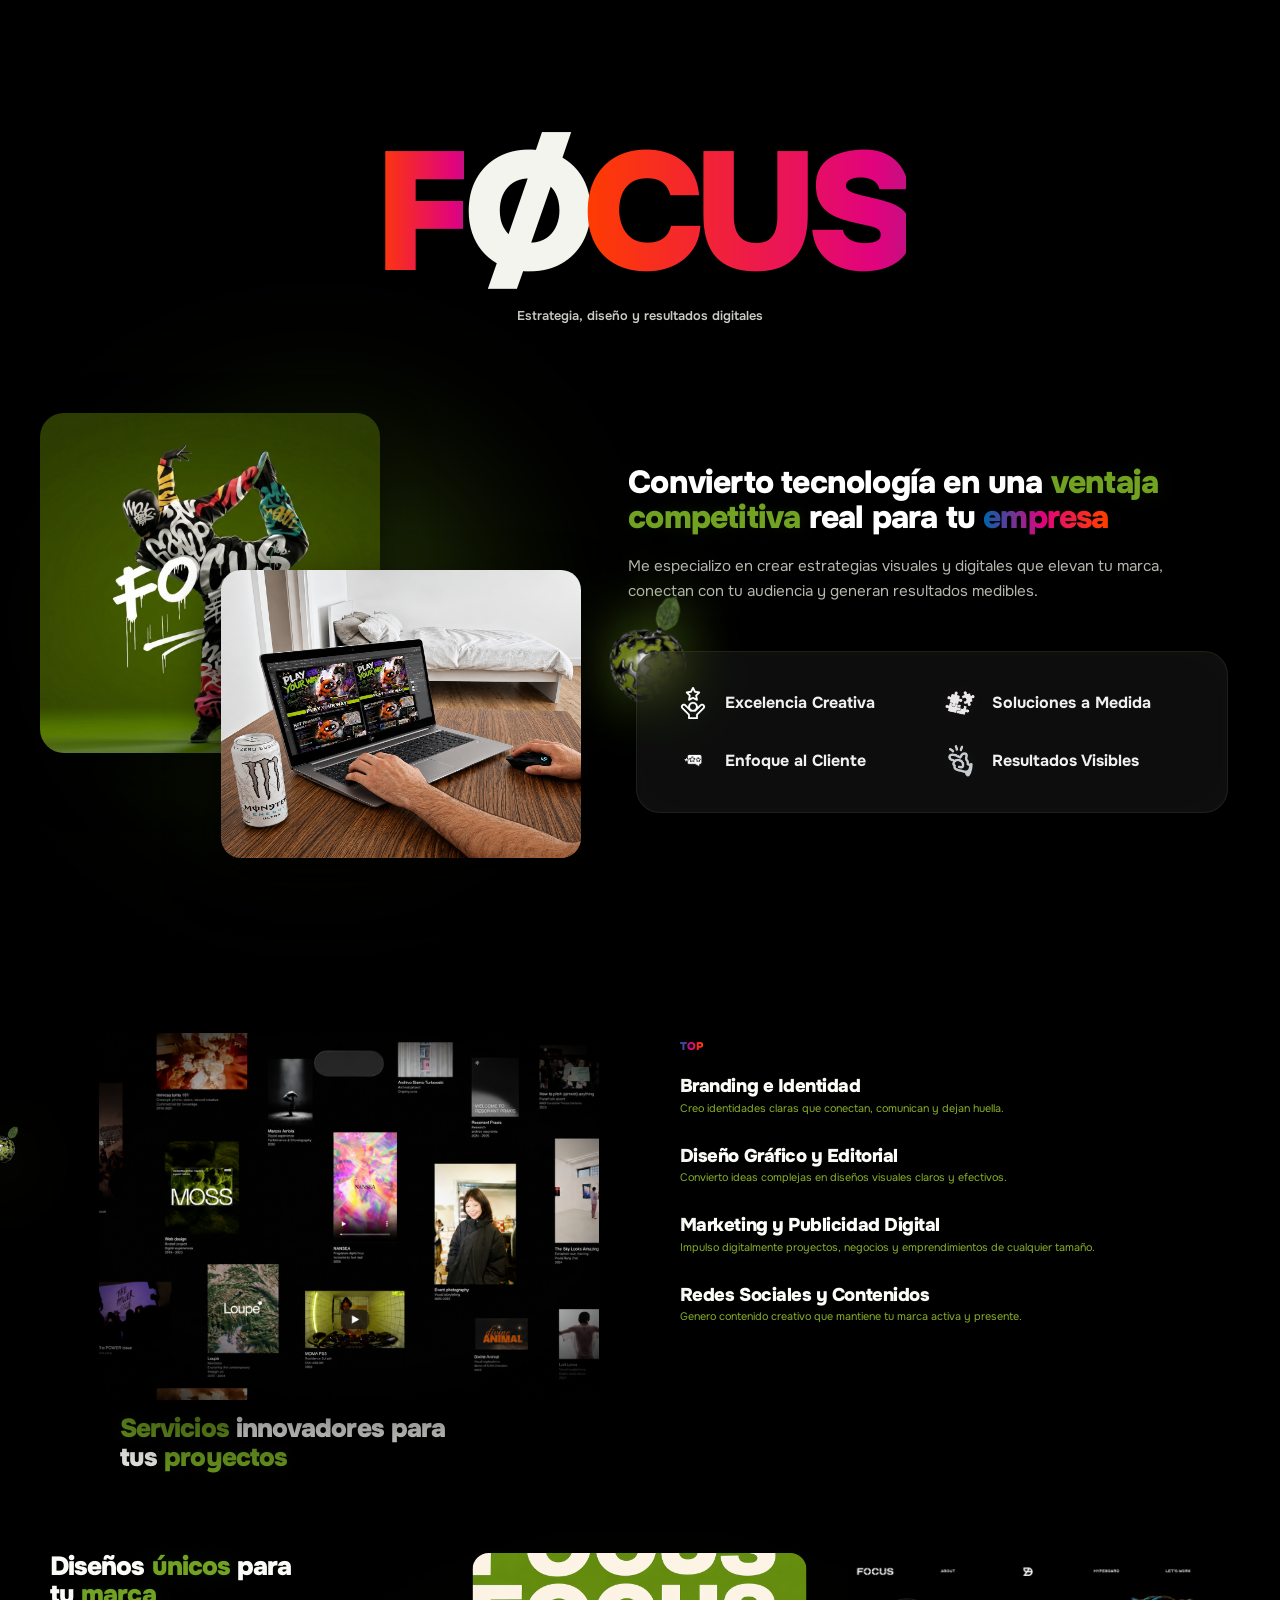
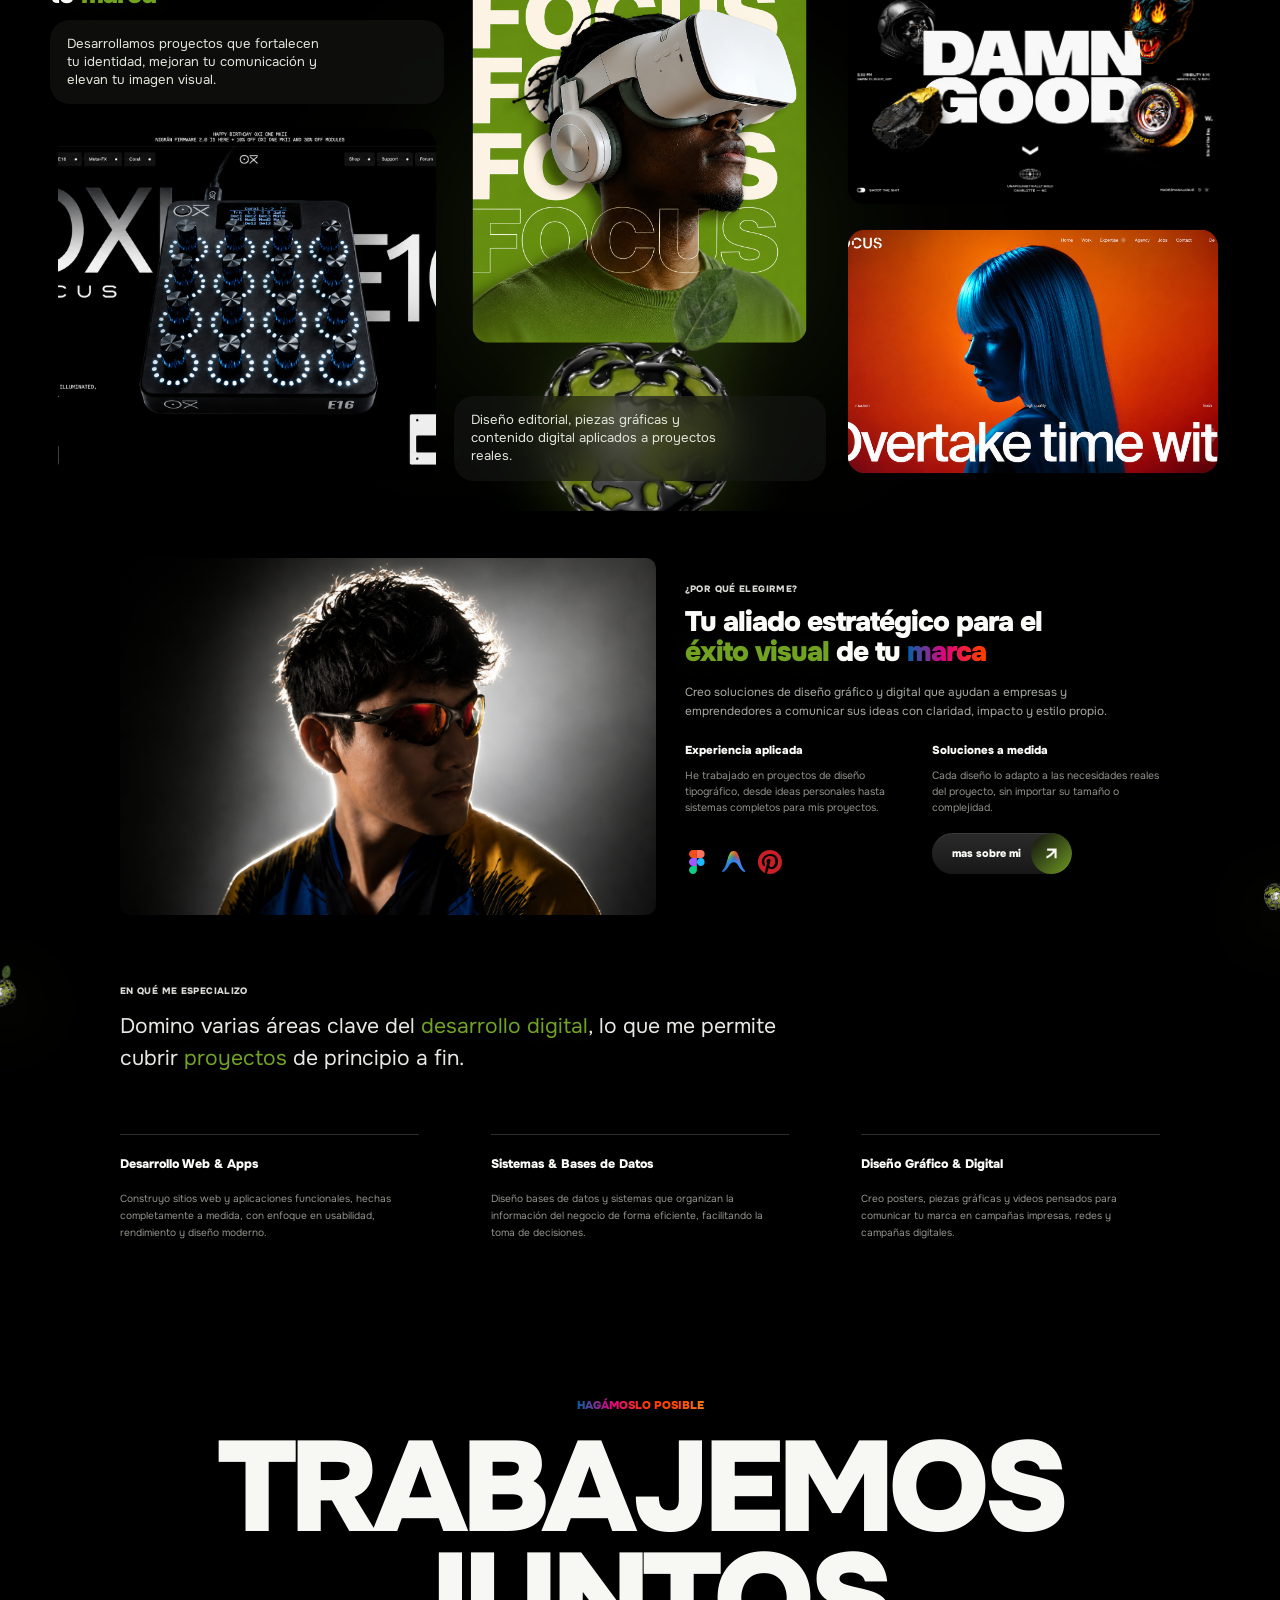
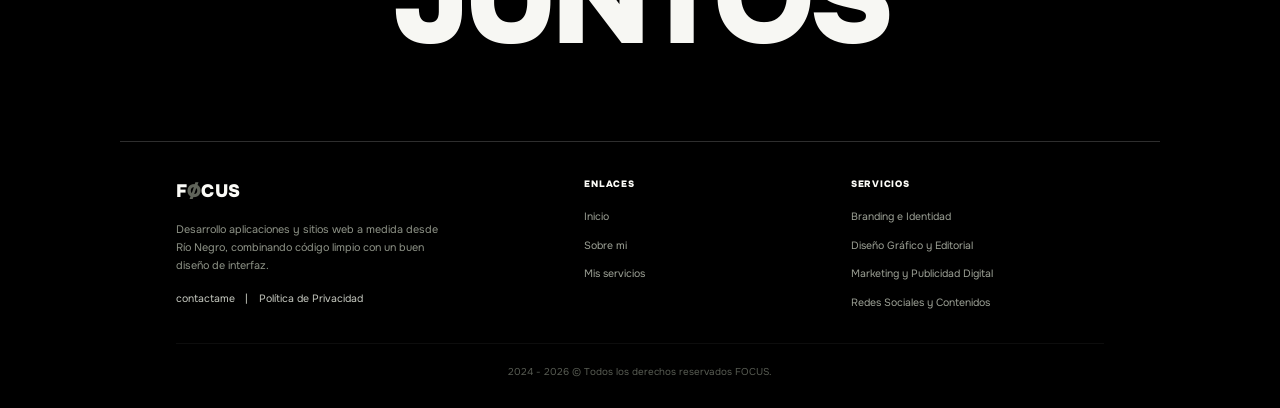
<file: index.html>
<!DOCTYPE html>
<html lang="es">

<head>
  <meta charset="UTF-8" />
  <meta name="viewport" content="width=device-width, initial-scale=1.0" />
  
  <!-- META TAGS BÁSICAS -->
  <meta name="description" content="FOCUS: Estrategia, diseño y resultados digitales. Desarrollador independiente especializado en aplicaciones web y sitios a medida." />
  <title>FOCUS - Estrategia, diseño y resultados digitales</title>

  <!-- META TAGS PARA REDES SOCIALES Y GOOGLE (Open Graph) -->
  <meta property="og:title" content="FOCUS - Estrategia, diseño y resultados digitales" />
  <meta property="og:description" content="Convierto tecnología en una ventaja competitiva real para tu empresa. Desarrollo web, branding y diseño gráfico." />
  <meta property="og:type" content="website" />
  <meta property="og:url" content="https://41Rsoftware.github.io/FOCUS/" />
  
  <!-- IMAGEN DE PREVISUALIZACIÓN (¡La clave para que no salgan gatos!) -->
  <meta property="og:image" content="https://41Rsoftware.github.io/FOCUS/IMG/Gemini_Generated_Image_wnsf6wwnsf6wwnsf.png" />
  <meta property="og:image:width" content="1200" />
  <meta property="og:image:height" content="630" />
  
  <!-- META PARA TWITTER -->
  <meta name="twitter:card" content="summary_large_image" />
  <meta name="twitter:title" content="FOCUS - Estrategia, diseño y resultados digitales" />
  <meta name="twitter:description" content="Convierto tecnología en una ventaja competitiva real para tu empresa." />
  <meta name="twitter:image" content="https://41Rsoftware.github.io/FOCUS/IMG/Gemini_Generated_Image_wnsf6wwnsf6wwnsf.png" />

  <!-- FUENTES Y ESTILOS -->
  <link rel="preconnect" href="https://fonts.googleapis.com" />
  <link rel="preconnect" href="https://fonts.gstatic.com" crossorigin />
  <link href="https://fonts.googleapis.com/css2?family=Onest:wght@300;400;500;600;700;800;900&display=swap" rel="stylesheet" />
  <link rel="stylesheet" href="style.css" />
</head>

<body class="home-page">

  <nav class="nav">
    <a href="index.html" class="nav__logo">F<span class="slash">Ø</span>CUS</a>
  </nav>

  <main>
    <section class="hero">
      <!-- CAMBIO CRUCIAL: Separamos la Ø del degradado para evitar el corte -->
      <h1 class="hero__mark" aria-label="FOCUS">
        <span class="hero__word">F</span><span class="hero__oslash--big">Ø</span><span class="hero__word">CUS</span>
      </h1>
      <p class="hero__sub">Estrategia, diseño y resultados digitales</p>
    </section>

    <!-- SECCIÓN REESTRUCTURADA Y CORREGIDA -->
    <section class="sec-tech">
      <div class="wrap sec-tech__grid">
        <div class="sec-tech__media">
          <div class="green-glow"></div>
          <img class="dancer" src="IMG/Gemini_Generated_Image_wnsf6wwnsf6wwnsf.png"
            alt="Bailarín con estética visual de FOCUS" />
          <img class="laptop" src="IMG/Gemini_Generated_Image_ypyj2sypyj2sypyj.png"
            alt="Diseño digital en una laptop" />
        </div>

        <div class="sec-tech__body">
          <h2 class="sec-tech__title">
            Convierto tecnología en una <span class="g-green">ventaja</span><br />
            <span class="g-green">competitiva</span> real para tu <span class="g-empresa">empresa</span>
          </h2>
          <p class="sec-tech__desc">Me especializo en crear estrategias visuales y digitales que elevan tu marca,
            conectan con tu audiencia y generan resultados medibles.</p>

          <div class="feat-wrapper">
            <img class="tech-apple" src="IMG/image-removebg-preview (1).png" alt="" />
            <div class="feat-grid" aria-label="Fortalezas de FOCUS">
              <div class="feat"><img src="IMG/image-removebg-preview (2).png" alt="" /><span>Excelencia Creativa</span>
              </div>
              <div class="feat"><img src="IMG/image-removebg-preview (4).png" alt="" /><span>Soluciones a Medida</span>
              </div>
              <div class="feat"><img src="IMG/image-removebg-preview (3).png" alt="" /><span>Enfoque al Cliente</span>
              </div>
              <div class="feat"><img src="IMG/image (1).png" alt="" /><span>Resultados Visibles</span></div>
            </div>
          </div>
        </div>
      </div>
    </section>

    <section class="sec-svc" id="servicios">
      <img class="orb orb-a" src="IMG/image-removebg-preview (1).png" alt="" />
      <div class="wrap sec-svc__grid">
        <div class="sec-svc__left">
          <img class="portfolio-wall" src="IMG/ChatGPT Image 14 jun 2026, 21_46_47.png"
            alt="Muro de proyectos visuales" />
          <h2 class="sec-svc__heading">
            <span class="g-green">Servicios</span> innovadores para<br />tus <span class="g-green">proyectos</span>
          </h2>
        </div>

        <div class="sec-svc__right">
          <p class="svc-tag">TOP</p>
          <article class="svc-item">
            <h3>Branding e Identidad</h3>
            <p>Creo identidades claras que conectan, comunican y dejan huella.</p>
          </article>
          <article class="svc-item">
            <h3>Diseño Gráfico y Editorial</h3>
            <p>Convierto ideas complejas en diseños visuales claros y efectivos.</p>
          </article>
          <article class="svc-item">
            <h3>Marketing y Publicidad Digital</h3>
            <p>Impulso digitalmente proyectos, negocios y emprendimientos de cualquier tamaño.</p>
          </article>
          <article class="svc-item">
            <h3>Redes Sociales y Contenidos</h3>
            <p>Genero contenido creativo que mantiene tu marca activa y presente.</p>
          </article>
        </div>
      </div>
    </section>

    <section class="sec-des">
      <div class="sec-des__glow"></div>
      <div class="wrap sec-des__grid">
        <div class="des-col des-col--left">
          <h2 class="sec-des__title">
            Diseños <span class="g-green">únicos</span> para<br />tu <span class="g-green">marca</span>
          </h2>
          <div class="glass-card des-card-left">
            <p>Desarrollamos proyectos que fortalecen tu identidad, mejoran tu comunicación y elevan tu imagen visual.
            </p>
          </div>
          <img class="des-img ox-card" src="IMG/ChatGPT Image 14 jun 2026, 13_20_12.png"
            alt="Proyecto visual OX Focus E16" />
        </div>

        <div class="des-col des-col--middle">
          <img class="des-img board-vr" src="IMG/ChatGPT Image 14 jun 2026, 13_25_16.png"
            alt="Diseño editorial con visor de realidad virtual" />
          <img class="big-apple" src="IMG/image-removebg-preview (1).png" alt="Manzana FOCUS grande" />
          <div class="glass-card des-card-middle">
            <p>Diseño editorial, piezas gráficas y contenido digital aplicados a proyectos reales.</p>
          </div>
        </div>

        <div class="des-col des-col--right">
          <img class="des-img board-damn" src="IMG/ChatGPT Image 14 jun 2026, 13_10_10.png"
            alt="Composición visual DAMN GOOD" />
          <img class="des-img board-orange" src="IMG/ChatGPT Image 14 jun 2026, 13_05_12.png"
            alt="Diseño Overtake time with FOCUS" />
        </div>
      </div>
    </section>

    <section class="sec-why">
      <img class="orb orb-c" src="IMG/image-removebg-preview (1).png" alt="" />
      <div class="wrap sec-why__grid">
        <img class="sec-why__photo" src="IMG/ChatGPT Image 14 jun 2026, 21_35_21.png" alt="Retrato de Josué Martín" />
        <div class="sec-why__right">
          <p class="eyebrow">¿Por qué elegirme?</p>
          <h2 class="sec-why__title">
            Tu aliado estratégico para el<br /><span class="g-exito">éxito visual</span> de tu <span
              class="g-marca">marca</span>
          </h2>
          <p class="sec-why__desc">Creo soluciones de diseño gráfico y digital que ayudan a empresas y emprendedores a
            comunicar sus ideas con claridad, impacto y estilo propio.</p>
          <div class="why-cols">
            <div class="why-col">
              <h4>Experiencia aplicada</h4>
              <p>He trabajado en proyectos de diseño tipográfico, desde ideas personales hasta sistemas completos para
                mis proyectos.</p>
              <div class="why-tools">
                <img src="IMG/figma.svg" alt="Figma" />
                <img src="IMG/antigravity.svg" alt="Antigravity" />
                <img src="IMG/pinterest.svg" alt="Pinterest" />
              </div>
            </div>
            <div class="why-col">
              <h4>Soluciones a medida</h4>
              <p>Cada diseño lo adapto a las necesidades reales del proyecto, sin importar su tamaño o complejidad.</p>
              <a href="sobre-mi.html" class="btn-sobre">mas sobre mi <span class="btn-sobre__icon"
                  aria-hidden="true"><img src="IMG/image-removebg-preview.png" alt="" /></span></a>
            </div>
          </div>
        </div>
      </div>
    </section>

    <section class="sec-spec">
      <img class="orb orb-d" src="IMG/image-removebg-preview (1).png" alt="" />
      <div class="wrap">
        <p class="eyebrow">En qué me especializo</p>
        <p class="sec-spec__intro">
          Domino varias áreas clave del <span class="g-green">desarrollo digital</span>, lo que me permite cubrir <span
            class="g-green">proyectos</span> de principio a fin.
        </p>
        <div class="spec-grid">
          <article class="spec-card">
            <h4>Desarrollo Web &amp; Apps</h4>
            <p>Construyo sitios web y aplicaciones funcionales, hechas completamente a medida, con enfoque en
              usabilidad, rendimiento y diseño moderno.</p>
          </article>
          <article class="spec-card">
            <h4>Sistemas &amp; Bases de Datos</h4>
            <p>Diseño bases de datos y sistemas que organizan la información del negocio de forma eficiente, facilitando
              la toma de decisiones.</p>
          </article>
          <article class="spec-card">
            <h4>Diseño Gráfico &amp; Digital</h4>
            <p>Creo posters, piezas gráficas y videos pensados para comunicar tu marca en campañas impresas, redes y
              campañas digitales.</p>
          </article>
        </div>
      </div>
    </section>

    <section class="sec-cta">
      <p class="sec-cta__label">
        <span class="g-hagamos">HAGÁMOSLO</span>&nbsp;<span class="g-posible">POSIBLE</span>
      </p>
      <h2 class="sec-cta__title">TRABAJEMOS<br />JUNTOS</h2>
    </section>
  </main>

  <footer class="footer">
    <div class="wrap footer__grid">
      <div class="footer__brand">
        <div class="footer__logo">F<span class="slash">Ø</span>CUS</div>
        <p>Desarrollo aplicaciones y sitios web a medida desde Río Negro, combinando código limpio con un buen diseño de
          interfaz.</p>
        <div class="footer__row">
          <a href="contactame.html">contactame</a>
          <span>|</span>
          <a href="privacidad.html">Política de Privacidad</a>
        </div>
      </div>
      <div class="fcol">
        <p class="fcol-title">ENLACES</p>
        <a href="index.html">Inicio</a>
        <a href="sobre-mi.html">Sobre mi</a>
        <a href="#servicios">Mis servicios</a>
      </div>
      <div class="fcol">
        <p class="fcol-title">SERVICIOS</p>
        <a href="#servicios">Branding e Identidad</a>
        <a href="#servicios">Diseño Gráfico y Editorial</a>
        <a href="#servicios">Marketing y Publicidad Digital</a>
        <a href="#servicios">Redes Sociales y Contenidos</a>
      </div>
    </div>
    <div class="wrap footer__btm">
      <p>2024 - 2026 © Todos los derechos reservados FOCUS.</p>
    </div>
  </footer>

</body>

</html>
</file>
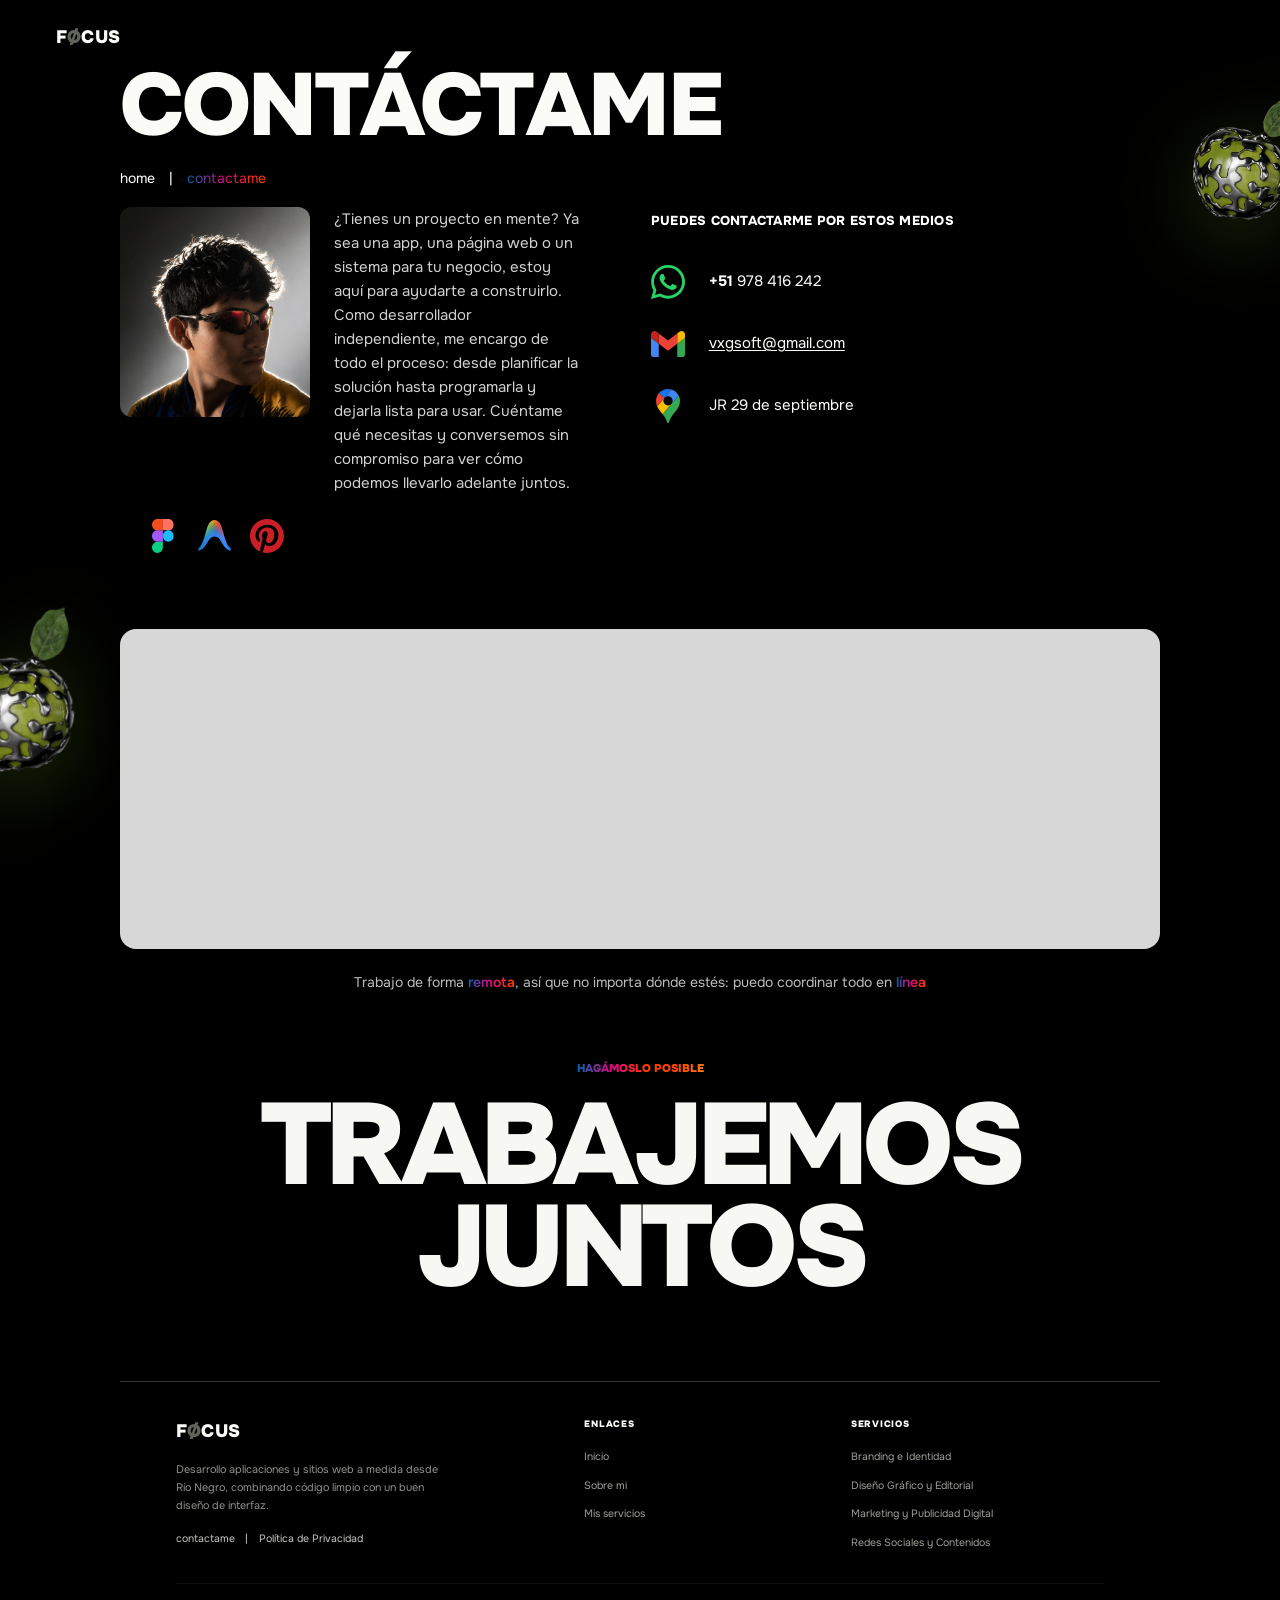
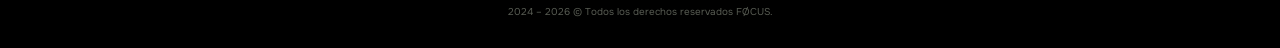
<file: contactame.html>
<!DOCTYPE html>
<html lang="es">

<head>
  <meta charset="UTF-8" />
  <meta name="viewport" content="width=device-width, initial-scale=1.0" />
  <title>Contáctame – FØCUS</title>
  <link rel="preconnect" href="https://fonts.googleapis.com" />
  <link rel="preconnect" href="https://fonts.gstatic.com" crossorigin />
  <link href="https://fonts.googleapis.com/css2?family=Onest:wght@300;400;500;600;700;800;900&display=swap"
    rel="stylesheet" />
  <link rel="stylesheet" href="style.css" />
</head>

<body>

  <nav class="nav">
    <a href="index.html" class="nav__logo">F<span class="slash">Ø</span>CUS</a>
  </nav>

  <div class="page-wrap">
    <img class="page-orb page-orb--contact-top" src="IMG/image-removebg-preview (1).png" alt="" />
    <img class="page-orb page-orb--contact-bottom" src="IMG/image-removebg-preview (1).png" alt="" />
    <div class="wrap">

      <!-- HEADER -->
      <div class="page-hdr">
        <h1 class="page-title">CONTÁCTAME</h1>
        <div class="breadcrumb">
          <a href="index.html">home</a>
          <span>|</span>
          <span class="cur">contactame</span>
        </div>
      </div>

      <!-- GRID CONTACTO -->
      <div class="contact-grid">

        <!-- izquierda -->
        <div class="contact-left">
          <img class="contact-photo" src="IMG/ChatGPT Image 15 jun 2026, 11_09_30.png" alt="Josué" />
          <p class="contact-bio">
            ¿Tienes un proyecto en mente? Ya sea una <span class="lb">app</span>, una <span class="lb">página web</span>
            o un <span class="lg">sistema para tu negocio</span>, estoy aquí para ayudarte a construirlo. Como <span
              class="lo">desarrollador independiente</span>, me encargo de todo el proceso: desde planificar la solución
            hasta programarla y dejarla lista para usar. Cuéntame qué necesitas y conversemos sin compromiso para ver
            cómo podemos llevarlo adelante juntos.
          </p>
          <div class="contact-tools">
            <img src="IMG/figma.svg" alt="Figma" />
            <img src="IMG/antigravity.svg" alt="Antigravity" />
            <img src="IMG/pinterest.svg" alt="Pinterest" />
          </div>
        </div>

        <!-- derecha -->
        <div class="contact-right">
          <p class="cr-label">PUEDES CONTACTARME POR ESTOS MEDIOS</p>
          <div class="cm-list">

            <!-- WhatsApp -->
            <a href="https://wa.me/51978416242?text=Hola%2C%20he%20revisado%20tu%20perfil%20y%20estoy%20interesado%20en%20contratar%20tus%20servicios.%20Me%20gustar%C3%ADa%20conversar%20sobre%20mi%20proyecto%20y%20recibir%20m%C3%A1s%20informaci%C3%B3n."
              target="_blank" rel="noopener" class="cm-row">
              <img class="cm-ico" src="IMG/whatsapp-icon.svg" alt="WhatsApp" />
              <span class="cm-txt"><strong>+51</strong> 978 416 242</span>
            </a>

            <!-- Email -->
            <div class="cm-row">
              <img class="cm-ico" src="IMG/gmail.svg" alt="Gmail" />
              <span class="cm-txt"><a href="mailto:vxgsoft@gmail.com">vxgsoft@gmail.com</a></span>
            </div>

            <!-- Ubicación -->
            <div class="cm-row">
              <img class="cm-ico" src="IMG/googleMaps.svg" alt="Google Maps" />
              <span class="cm-txt">JR 29 de septiembre</span>
            </div>

          </div>
        </div>
      </div>

    </div><!-- /wrap -->

    <!-- MAPA con glass -->
    <div class="wrap map-wrap">
      <div class="map-card">
        <iframe
          src="https://www.google.com/maps/embed?pb=!1m18!1m12!1m3!1d3890.045288522876!2d-74.6592665!3d-11.209071!2m3!1f0!2f0!3f0!3m2!1i1024!2i768!4f13.1!3m3!1m2!1s0x910bc6cbbcdf2b1d%3A0xcd1c4a47b69415a0!2sR%C3%ADo%20Negro%2012876!5e0!3m2!1ses!2spe!4v1743650000000!5m2!1ses!2spe"
          width="100%" height="100%" style="border:0;" allowfullscreen="" loading="lazy"
          referrerpolicy="no-referrer-when-downgrade">
        </iframe>
      </div>

      <p class="map-note">
        Trabajo de forma <span class="g-remoto">remota</span>, así que no importa dónde estés: puedo coordinar todo en
        <span class="g-linea">línea</span>
      </p>
    </div>
    <section class="sec-cta">
      <p class="sec-cta__label">
        <span class="g-hagamos">HAGÁMOSLO</span>&nbsp;<span class="g-posible">POSIBLE</span>
      </p>
      <h2 class="sec-cta__title">TRABAJEMOS<br>JUNTOS</h2>
    </section>

    <!-- FOOTER -->
    <footer class="footer">
      <div class="wrap footer__grid">
        <div class="footer__brand">
          <div class="footer__logo">F<span class="slash">Ø</span>CUS</div>
          <p>Desarrollo aplicaciones y sitios web a medida desde Río Negro, combinando código limpio con un buen diseño
            de interfaz.</p>
          <div class="footer__row">
            <a href="contactame.html">contactame</a>
            <span>|</span>
            <a href="privacidad.html">Política de Privacidad</a>
          </div>
        </div>
        <div class="fcol">
          <p class="fcol-title">ENLACES</p>
          <a href="index.html">Inicio</a>
          <a href="sobre-mi.html">Sobre mi</a>
          <a href="index.html#servicios">Mis servicios</a>
        </div>
        <div class="fcol">
          <p class="fcol-title">SERVICIOS</p>
          <a href="#">Branding e Identidad</a>
          <a href="#">Diseño Gráfico y Editorial</a>
          <a href="#">Marketing y Publicidad Digital</a>
          <a href="#">Redes Sociales y Contenidos</a>
        </div>
      </div>
      <div class="wrap footer__btm">
        <p>2024 – 2026 © Todos los derechos reservados FØCUS.</p>
      </div>
    </footer>

  </div><!-- /page-wrap -->
</body>

</html>
</file>
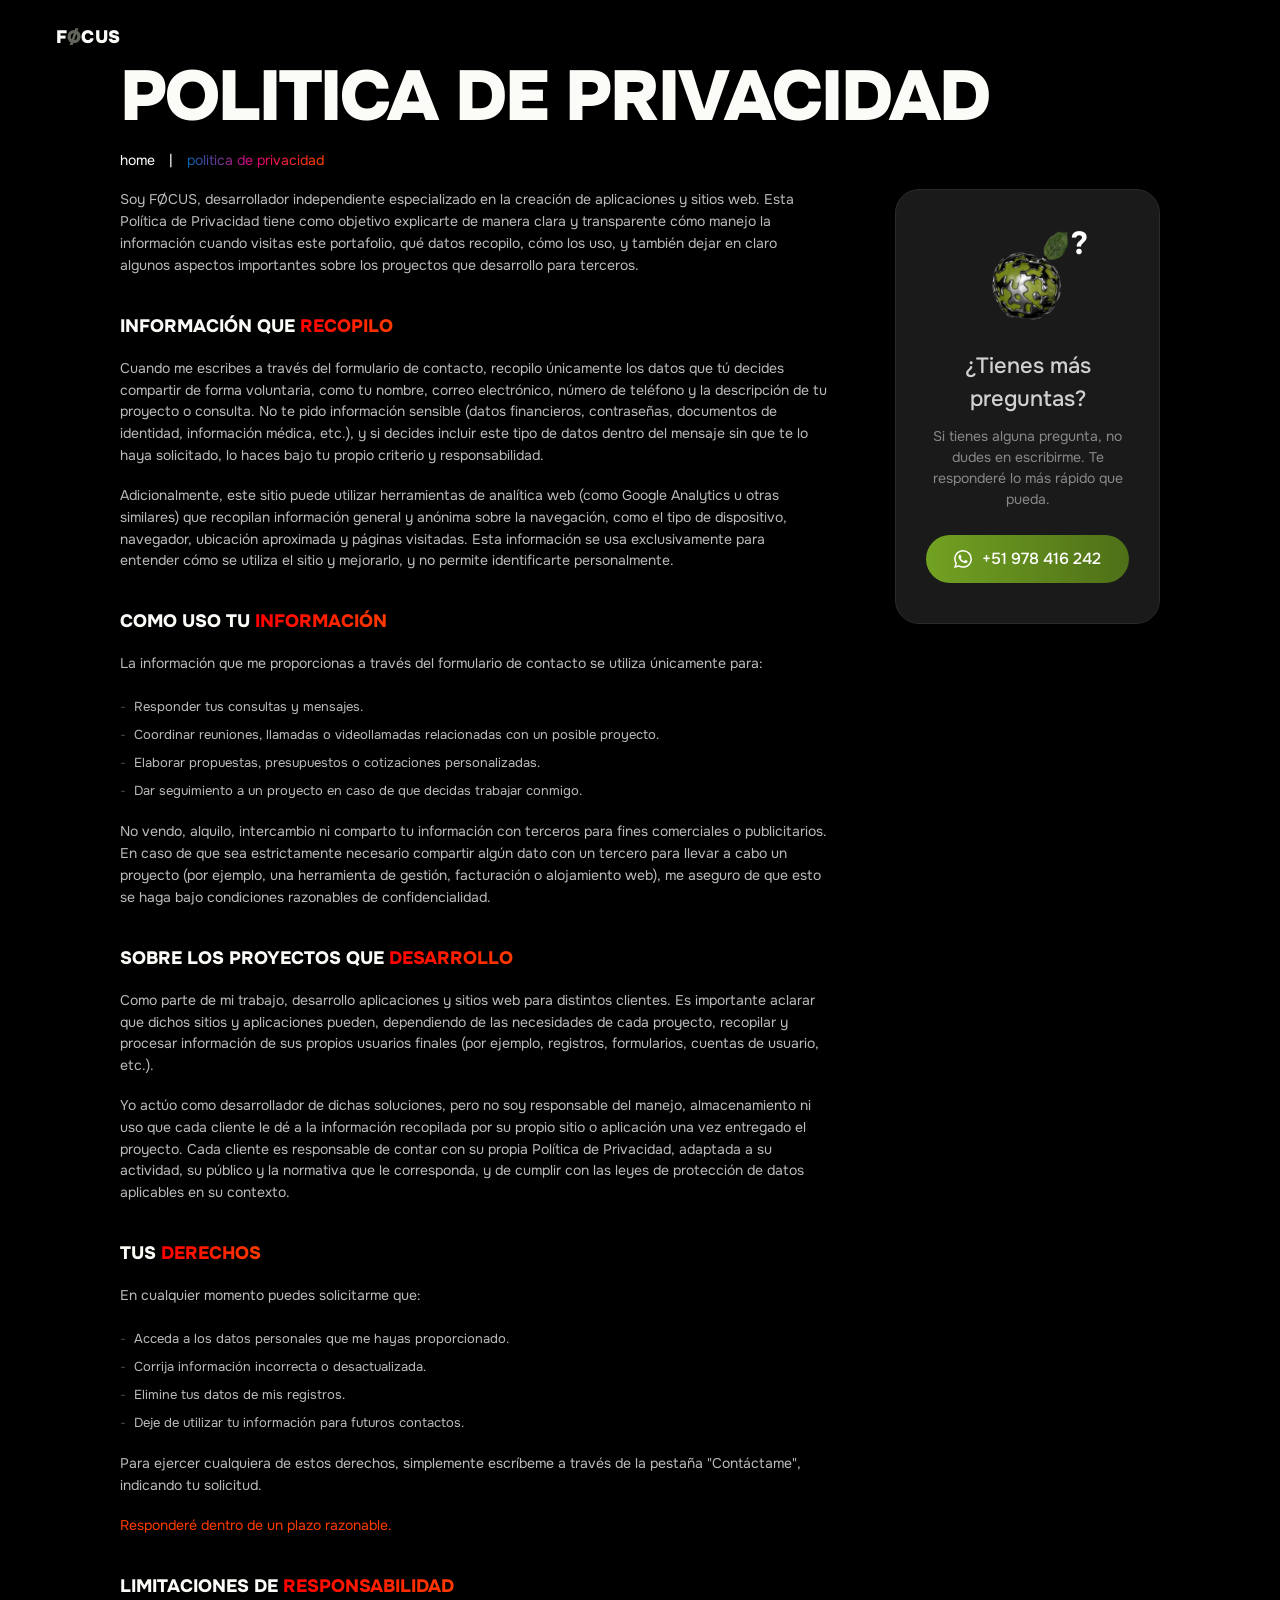
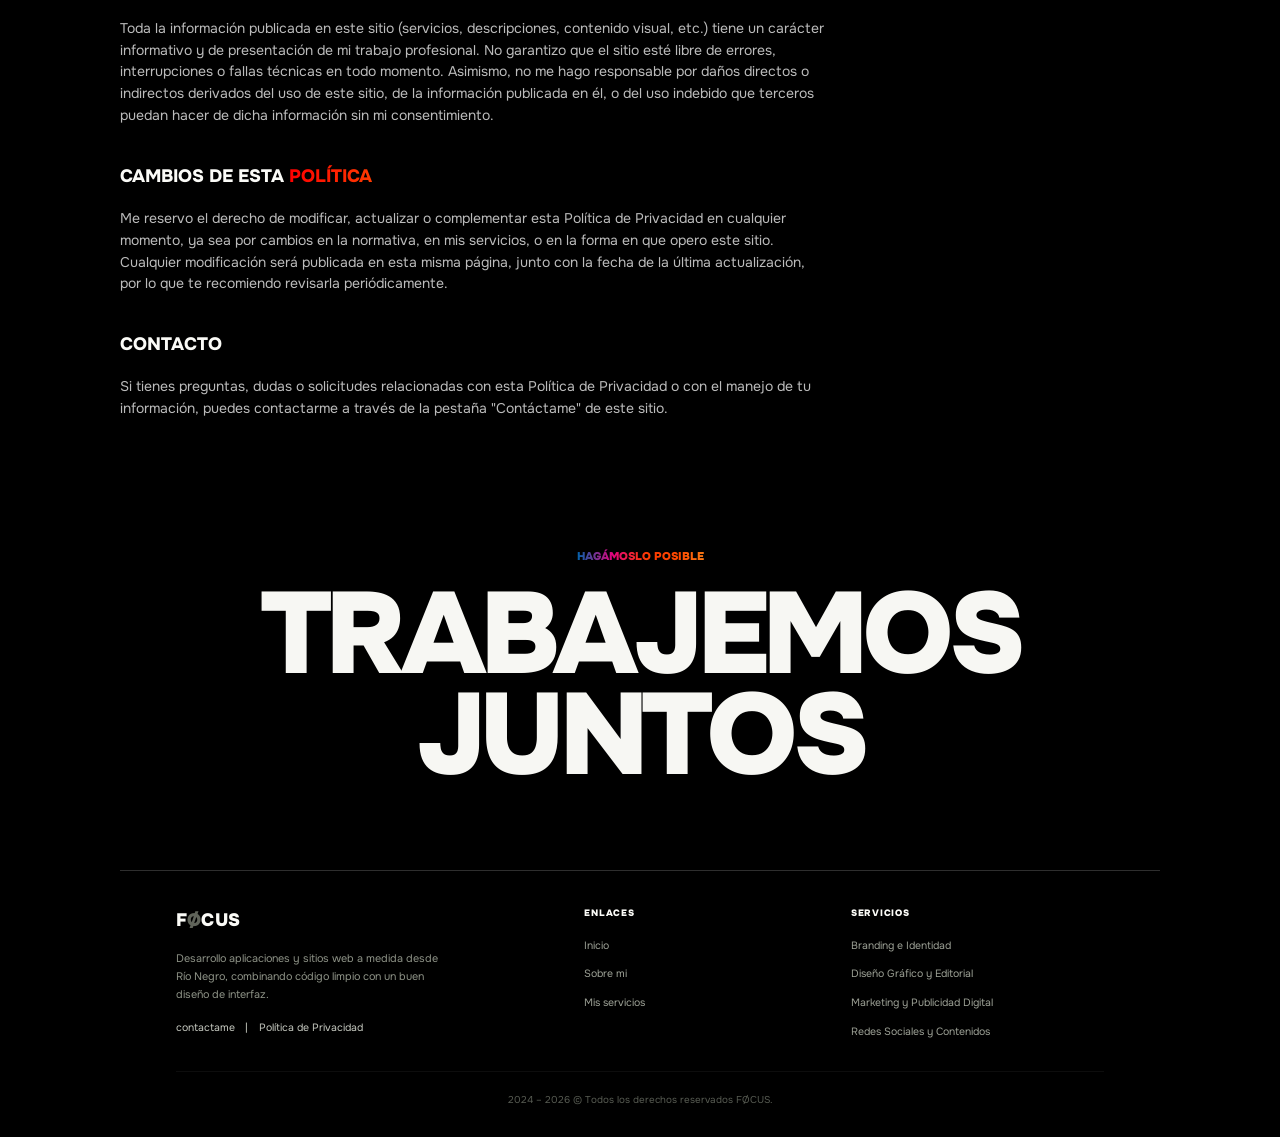
<file: privacidad.html>
<!DOCTYPE html>
<html lang="es">

<head>
  <meta charset="UTF-8" />
  <meta name="viewport" content="width=device-width, initial-scale=1.0" />
  <title>Política de Privacidad – FØCUS</title>
  <link rel="preconnect" href="https://fonts.googleapis.com" />
  <link rel="preconnect" href="https://fonts.gstatic.com" crossorigin />
  <link href="https://fonts.googleapis.com/css2?family=Onest:wght@300;400;500;600;700;800;900&display=swap"
    rel="stylesheet" />
  <link rel="stylesheet" href="style.css" />
</head>

<body>

  <nav class="nav">
    <a href="index.html" class="nav__logo">F<span class="slash">Ø</span>CUS</a>
  </nav>

  <div class="page-wrap">
    <div class="wrap">
      <div class="page-hdr">
        <h1 class="page-title page-title--privacy">POLITICA DE PRIVACIDAD</h1>
        <div class="breadcrumb">
          <a href="index.html">home</a>
          <span>|</span>
          <span class="cur">politica de privacidad</span>
        </div>
      </div>

      <div class="priv-grid">

        <!-- CUERPO -->
        <div class="priv-body">
          <p>Soy FØCUS, desarrollador independiente especializado en la creación de aplicaciones y sitios web. Esta
            Política de Privacidad tiene como objetivo explicarte de manera clara y transparente cómo manejo la
            información cuando visitas este portafolio, qué datos recopilo, cómo los uso, y también dejar en claro
            algunos aspectos importantes sobre los proyectos que desarrollo para terceros.</p>

          <h2>INFORMACIÓN QUE <span class="hg">RECOPILO</span></h2>
          <p>Cuando me escribes a través del formulario de contacto, recopilo únicamente los datos que tú decides
            compartir de forma voluntaria, como tu nombre, correo electrónico, número de teléfono y la descripción de tu
            proyecto o consulta. No te pido información sensible (datos financieros, contraseñas, documentos de
            identidad, información médica, etc.), y si decides incluir este tipo de datos dentro del mensaje sin que te
            lo haya solicitado, lo haces bajo tu propio criterio y responsabilidad.</p>
          <p>Adicionalmente, este sitio puede utilizar herramientas de analítica web (como Google Analytics u otras
            similares) que recopilan información general y anónima sobre la navegación, como el tipo de dispositivo,
            navegador, ubicación aproximada y páginas visitadas. Esta información se usa exclusivamente para entender
            cómo se utiliza el sitio y mejorarlo, y no permite identificarte personalmente.</p>

          <h2>COMO USO TU <span class="hg">INFORMACIÓN</span></h2>
          <p>La información que me proporcionas a través del formulario de contacto se utiliza únicamente para:</p>
          <ul>
            <li>Responder tus consultas y mensajes.</li>
            <li>Coordinar reuniones, llamadas o videollamadas relacionadas con un posible proyecto.</li>
            <li>Elaborar propuestas, presupuestos o cotizaciones personalizadas.</li>
            <li>Dar seguimiento a un proyecto en caso de que decidas trabajar conmigo.</li>
          </ul>
          <p>No vendo, alquilo, intercambio ni comparto tu información con terceros para fines comerciales o
            publicitarios. En caso de que sea estrictamente necesario compartir algún dato con un tercero para llevar a
            cabo un proyecto (por ejemplo, una herramienta de gestión, facturación o alojamiento web), me aseguro de que
            esto se haga bajo condiciones razonables de confidencialidad.</p>

          <h2>SOBRE LOS PROYECTOS QUE <span class="hg">DESARROLLO</span></h2>
          <p>Como parte de mi trabajo, desarrollo aplicaciones y sitios web para distintos clientes. Es importante
            aclarar que dichos sitios y aplicaciones pueden, dependiendo de las necesidades de cada proyecto, recopilar
            y procesar información de sus propios usuarios finales (por ejemplo, registros, formularios, cuentas de
            usuario, etc.).</p>
          <p>Yo actúo como desarrollador de dichas soluciones, pero no soy responsable del manejo, almacenamiento ni uso
            que cada cliente le dé a la información recopilada por su propio sitio o aplicación una vez entregado el
            proyecto. Cada cliente es responsable de contar con su propia Política de Privacidad, adaptada a su
            actividad, su público y la normativa que le corresponda, y de cumplir con las leyes de protección de datos
            aplicables en su contexto.</p>

          <h2>TUS <span class="ho">DERECHOS</span></h2>
          <p>En cualquier momento puedes solicitarme que:</p>
          <ul>
            <li>Acceda a los datos personales que me hayas proporcionado.</li>
            <li>Corrija información incorrecta o desactualizada.</li>
            <li>Elimine tus datos de mis registros.</li>
            <li>Deje de utilizar tu información para futuros contactos.</li>
          </ul>
          <p>Para ejercer cualquiera de estos derechos, simplemente escríbeme a través de la pestaña "Contáctame",
            indicando tu solicitud.</p>
          <p class="priv-note">Responderé dentro de un plazo razonable.</p>

          <h2>LIMITACIONES DE <span class="ho">RESPONSABILIDAD</span></h2>
          <p>Toda la información publicada en este sitio (servicios, descripciones, contenido visual, etc.) tiene un
            carácter informativo y de presentación de mi trabajo profesional. No garantizo que el sitio esté libre de
            errores, interrupciones o fallas técnicas en todo momento. Asimismo, no me hago responsable por daños
            directos o indirectos derivados del uso de este sitio, de la información publicada en él, o del uso indebido
            que terceros puedan hacer de dicha información sin mi consentimiento.</p>

          <h2>CAMBIOS DE ESTA <span class="ho">POLÍTICA</span></h2>
          <p>Me reservo el derecho de modificar, actualizar o complementar esta Política de Privacidad en cualquier
            momento, ya sea por cambios en la normativa, en mis servicios, o en la forma en que opero este sitio.
            Cualquier modificación será publicada en esta misma página, junto con la fecha de la última actualización,
            por lo que te recomiendo revisarla periódicamente.</p>

          <h2>CONTACTO</h2>
          <p>Si tienes preguntas, dudas o solicitudes relacionadas con esta Política de Privacidad o con el manejo de tu
            información, puedes contactarme a través de la pestaña "Contáctame" de este sitio.</p>
        </div>

        <!-- SIDEBAR -->
        <div class="priv-side">
          <div class="priv-card" id="cardAnim">
            <div class="priv-card__visual">
              <img src="IMG/image-removebg-preview (1).png" alt="Manzana FOCUS" />
              <span>?</span>
            </div>
            <h3>¿Tienes más preguntas?</h3>
            <p>Si tienes alguna pregunta, no dudes en escribirme. Te responderé lo más rápido que pueda.</p>
            <a href="https://wa.me/51978416242?text=Hola%2C%20he%20revisado%20tu%20perfil%20y%20estoy%20interesado%20en%20contratar%20tus%20servicios.%20Me%20gustar%C3%ADa%20conversar%20sobre%20mi%20proyecto%20y%20recibir%20m%C3%A1s%20informaci%C3%B3n."
              target="_blank" rel="noopener" class="btn-wa">
              <svg width="18" height="18" viewBox="0 0 24 24" fill="currentColor">
                <path
                  d="M17.472 14.382c-.297-.149-1.758-.867-2.03-.967-.273-.099-.471-.148-.67.15-.197.297-.767.966-.94 1.164-.173.199-.347.223-.644.075-.297-.15-1.255-.463-2.39-1.475-.883-.788-1.48-1.761-1.653-2.059-.173-.297-.018-.458.13-.606.134-.133.298-.347.446-.52.149-.174.198-.298.298-.497.099-.198.05-.371-.025-.52-.075-.149-.669-1.612-.916-2.207-.242-.579-.487-.5-.669-.51-.173-.008-.371-.01-.57-.01-.198 0-.52.074-.792.372-.272.297-1.04 1.016-1.04 2.479 0 1.462 1.065 2.875 1.213 3.074.149.198 2.096 3.2 5.077 4.487.709.306 1.262.489 1.694.625.712.227 1.36.195 1.871.118.571-.085 1.758-.719 2.006-1.413.248-.694.248-1.289.173-1.413-.074-.124-.272-.198-.57-.347m-5.421 7.403h-.004a9.87 9.87 0 01-5.031-1.378l-.361-.214-3.741.982.998-3.648-.235-.374a9.86 9.86 0 01-1.51-5.26c.001-5.45 4.436-9.884 9.888-9.884 2.64 0 5.122 1.03 6.988 2.898a9.825 9.825 0 012.893 6.994c-.003 5.45-4.437 9.884-9.885 9.884m8.413-18.297A11.815 11.815 0 0012.05 0C5.495 0 .16 5.335.157 11.892c0 2.096.547 4.142 1.588 5.945L.057 24l6.305-1.654a11.882 11.882 0 005.683 1.448h.005c6.554 0 11.89-5.335 11.893-11.893a11.821 11.821 0 00-3.48-8.413z" />
              </svg>
              +51 978 416 242
            </a>
          </div>
        </div>

      </div>
    </div>

    <!-- CTA -->
    <section class="sec-cta">
      <p class="sec-cta__label">
        <span class="g-hagamos">HAGÁMOSLO</span>&nbsp;<span class="g-posible">POSIBLE</span>
      </p>
      <h2 class="sec-cta__title">TRABAJEMOS<br>JUNTOS</h2>
    </section>

    <!-- FOOTER -->
    <footer class="footer">
      <div class="wrap footer__grid">
        <div class="footer__brand">
          <div class="footer__logo">F<span class="slash">Ø</span>CUS</div>
          <p>Desarrollo aplicaciones y sitios web a medida desde Río Negro, combinando código limpio con un buen diseño
            de interfaz.</p>
          <div class="footer__row">
            <a href="contactame.html">contactame</a>
            <span>|</span>
            <a href="privacidad.html">Política de Privacidad</a>
          </div>
        </div>
        <div class="fcol">
          <p class="fcol-title">ENLACES</p>
          <a href="index.html">Inicio</a>
          <a href="sobre-mi.html">Sobre mi</a>
          <a href="index.html#servicios">Mis servicios</a>
        </div>
        <div class="fcol">
          <p class="fcol-title">SERVICIOS</p>
          <a href="#">Branding e Identidad</a>
          <a href="#">Diseño Gráfico y Editorial</a>
          <a href="#">Marketing y Publicidad Digital</a>
          <a href="#">Redes Sociales y Contenidos</a>
        </div>
      </div>
      <div class="wrap footer__btm">
        <p>2024 – 2026 © Todos los derechos reservados FØCUS.</p>
      </div>
    </footer>

  </div>

  <!-- SCRIPT PARA ANIMACIÓN DE SCROLL -->
  <script>
    document.addEventListener("DOMContentLoaded", function () {
      const card = document.getElementById('cardAnim');

      const observer = new IntersectionObserver((entries) => {
        entries.forEach(entry => {
          if (entry.isIntersecting) {
            card.classList.add('visible');
          }
        });
      }, {
        threshold: 0.1
      });

      observer.observe(card);
    });
  </script>

</body>

</html>
</file>
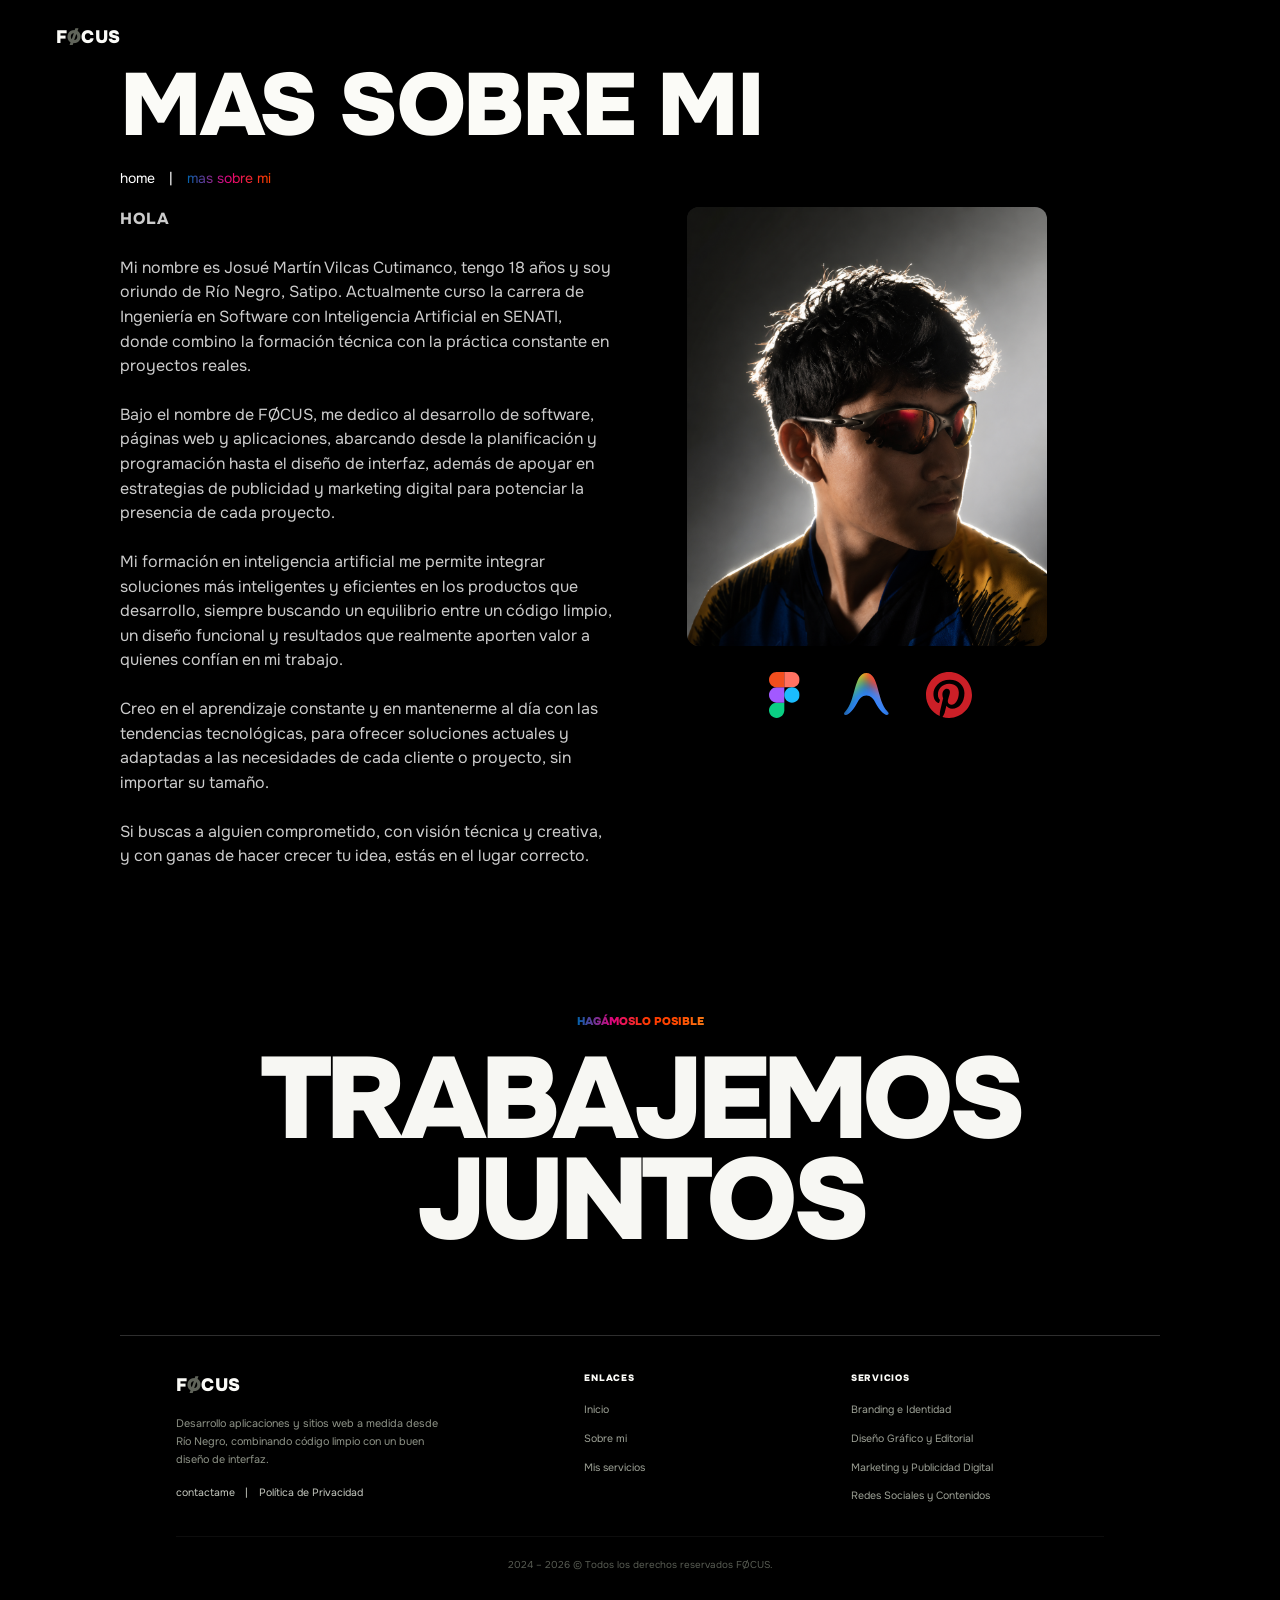
<file: sobre-mi.html>
<!DOCTYPE html>
<html lang="es">

<head>
  <meta charset="UTF-8" />
  <meta name="viewport" content="width=device-width, initial-scale=1.0" />
  <title>Mas Sobre Mi – FØCUS</title>
  <link rel="preconnect" href="https://fonts.googleapis.com" />
  <link rel="preconnect" href="https://fonts.gstatic.com" crossorigin />
  <link href="https://fonts.googleapis.com/css2?family=Onest:wght@300;400;500;600;700;800;900&display=swap"
    rel="stylesheet" />
  <link rel="stylesheet" href="style.css" />
</head>

<body>

  <nav class="nav">
    <a href="index.html" class="nav__logo">F<span class="slash">Ø</span>CUS</a>
  </nav>

  <div class="page-wrap">
    <div class="wrap">

      <!-- HEADER -->
      <div class="page-hdr">
        <h1 class="page-title">MAS SOBRE MI</h1>
        <div class="breadcrumb">
          <a href="index.html">home</a>
          <span>|</span>
          <span class="cur">mas sobre mi</span>
        </div>
      </div>

      <!-- CONTENIDO -->
      <div class="sobre-grid">
        <div class="sobre-left">
          <p class="sobre-hola">HOLA</p>
          <p>Mi nombre es Josué Martín Vilcas Cutimanco, tengo 18 años y soy oriundo de Río Negro, Satipo. Actualmente
            curso la carrera de Ingeniería en Software con Inteligencia Artificial en SENATI, donde combino la formación
            técnica con la práctica constante en proyectos reales.</p>
          <p>Bajo el nombre de FØCUS, me dedico al desarrollo de software, páginas web y aplicaciones, abarcando desde
            la planificación y programación hasta el diseño de interfaz, además de apoyar en estrategias de publicidad y
            marketing digital para potenciar la presencia de cada proyecto.</p>
          <p>Mi formación en inteligencia artificial me permite integrar soluciones más inteligentes y eficientes en los
            productos que desarrollo, siempre buscando un equilibrio entre un código limpio, un diseño funcional y
            resultados que realmente aporten valor a quienes confían en mi trabajo.</p>
          <p>Creo en el aprendizaje constante y en mantenerme al día con las tendencias tecnológicas, para ofrecer
            soluciones actuales y adaptadas a las necesidades de cada cliente o proyecto, sin importar su tamaño.</p>
          <p>Si buscas a alguien comprometido, con visión técnica y creativa, y con ganas de hacer crecer tu idea, estás
            en el lugar correcto.</p>
        </div>
        <div class="sobre-right">
          <img class="sobre-photo" src="IMG/ChatGPT Image 15 jun 2026, 11_09_30.png" alt="Josué Martín Vilcas" />
          <div class="sobre-tools">
            <img src="IMG/figma.svg" alt="Figma" />
            <img src="IMG/antigravity.svg" alt="Antigravity" />
            <img src="IMG/pinterest.svg" alt="Pinterest" />
          </div>
        </div>
      </div>

    </div><!-- /wrap -->

    <!-- CTA -->
    <section class="sec-cta">
      <p class="sec-cta__label">
        <span class="g-hagamos">HAGÁMOSLO</span>&nbsp;<span class="g-posible">POSIBLE</span>
      </p>
      <h2 class="sec-cta__title">TRABAJEMOS<br>JUNTOS</h2>
    </section>

    <!-- FOOTER -->
    <footer class="footer">
      <div class="wrap footer__grid">
        <div class="footer__brand">
          <div class="footer__logo">F<span class="slash">Ø</span>CUS</div>
          <p>Desarrollo aplicaciones y sitios web a medida desde Río Negro, combinando código limpio con un buen diseño
            de interfaz.</p>
          <div class="footer__row">
            <a href="contactame.html">contactame</a>
            <span>|</span>
            <a href="privacidad.html">Política de Privacidad</a>
          </div>
        </div>
        <div class="fcol">
          <p class="fcol-title">ENLACES</p>
          <a href="index.html">Inicio</a>
          <a href="sobre-mi.html">Sobre mi</a>
          <a href="index.html#servicios">Mis servicios</a>
        </div>
        <div class="fcol">
          <p class="fcol-title">SERVICIOS</p>
          <a href="#">Branding e Identidad</a>
          <a href="#">Diseño Gráfico y Editorial</a>
          <a href="#">Marketing y Publicidad Digital</a>
          <a href="#">Redes Sociales y Contenidos</a>
        </div>
      </div>
      <div class="wrap footer__btm">
        <p>2024 – 2026 © Todos los derechos reservados FØCUS.</p>
      </div>
    </footer>

  </div><!-- /page-wrap -->
</body>

</html>
</file>
<file: style.css>
﻿*,
*::before,
*::after {
  box-sizing: border-box;
  margin: 0;
  padding: 0;
}

:root {
  --bg: #000;
  --panel: #171717;
  --panel-2: #232323;
  --green: #72a222;
  --green-hot: #8fcd34;
  --blue: #0064ac;
  --pink: #e1037d;
  --orange: #ff3c00;
  --red: #ff0000;
  --white: #fbfbf7;
  --muted: #8c9188;
  --line: rgba(255, 255, 255, .09);
  --font: 'Onest', sans-serif;
  --accent-grad: linear-gradient(90deg, #0064ac 0%, #e1037d 48%, #ff3c00 95%);

  /* Gradiente de colores para el efecto Río en el FØCUS */
  --river-grad: linear-gradient(90deg, #FF3C00 0%, #E1037D 30%, #0064AC 60%, #72A222 100%);
}

html {
  scroll-behavior: smooth;
}

body {
  min-height: 100vh;
  background: #000;
  color: var(--white);
  font-family: var(--font);
  line-height: 1.5;
  overflow-x: hidden;
  -webkit-font-smoothing: antialiased;
}

body::before {
  content: "";
  position: fixed;
  inset: 0;
  z-index: -1;
  pointer-events: none;
  opacity: 0;
  background-image:
    linear-gradient(rgba(255, 255, 255, .06) 1px, transparent 1px),
    linear-gradient(90deg, rgba(255, 255, 255, .04) 1px, transparent 1px);
  background-size: 64px 64px;
  mask-image: radial-gradient(circle at 50% 20%, #000 0%, transparent 70%);
}

a {
  color: inherit;
  text-decoration: none;
}

img {
  display: block;
  max-width: 100%;
}

.wrap {
  width: min(1040px, calc(100% - 112px));
  margin: 0 auto;
}

.nav {
  position: fixed;
  top: 0;
  left: 0;
  right: 0;
  z-index: 20;
  padding: 24px 56px;
  mix-blend-mode: difference;
}

.home-page .nav {
  display: none;
}

.nav__logo,
.footer__logo {
  font-size: 18px;
  font-weight: 900;
  letter-spacing: .01em;
}

.slash {
  color: #60645a;
}

.g-green,
.g-exito {
  color: var(--green);
  text-shadow: 0 0 20px rgba(114, 162, 34, .16);
}

.g-empresa,
.g-marca,
.svc-tag,
.breadcrumb .cur {
  background: var(--accent-grad);
  -webkit-background-clip: text;
  background-clip: text;
  -webkit-text-fill-color: transparent;
}

.g-hagamos {
  background: var(--accent-grad);
  -webkit-background-clip: text;
  background-clip: text;
  -webkit-text-fill-color: transparent;
}

.g-posible {
  background: linear-gradient(90deg, #ff3c00 0%, #ff4b00 52%, #ff7b15 100%);
  -webkit-background-clip: text;
  background-clip: text;
  -webkit-text-fill-color: transparent;
}

.hero {
  min-height: 25.8rem;
  display: grid;
  place-items: center;
  align-content: center;
  padding: 6.1rem 1.5rem 2.2rem;
  text-align: center;
}

.hero__mark {
  display: flex;
  align-items: baseline;
  justify-content: center;
  font-size: clamp(5.6rem, 13.15vw, 10.5rem);
  font-weight: 900;
  line-height: .78;
  letter-spacing: -.07em;
  color: #f4f4ef;
  filter: drop-shadow(0 1.2rem 4rem rgba(0, 0, 0, .38));
}

/* EFECTO RÍO DE COLORES EN EL LOGO FØCUS */
.hero__word {
  display: inline-block;
  color: transparent;
  background: var(--river-grad);
  background-size: 300% 100%;
  -webkit-background-clip: text;
  background-clip: text;
  -webkit-text-fill-color: transparent;
  animation: riverFlow 6s ease-in-out infinite alternate;
}

@keyframes riverFlow {
  0% {
    background-position: 0% 50%;
  }

  50% {
    background-position: 100% 50%;
  }

  100% {
    background-position: 0% 50%;
  }
}

.hero__word--f {
  background: none;
  color: #1a1a1a;
  -webkit-text-fill-color: currentColor;
  animation: none;
}

.hero__word--rest {
  background-position: 60% 50%;
}

.hero__oslash {
  margin-left: -.035em;
  margin-right: -.035em;
  color: #555953;
  opacity: .96;
  transform: translateY(.01em);
}

.hero__sub {
  margin-top: 1.65rem;
  font-size: .8rem;
  font-weight: 600;
  color: #d9ddd4;
}

/* ========================================= */
/* SECCIÓN TECH - DIMENSIONES Y POSICIÓN EXACTAS AL ORIGINAL */
/* ========================================= */

.sec-tech {
  position: relative;
  padding: 0 0 5.6rem 0;
  display: flex;
  justify-content: center;
  width: 100%;
}

.sec-tech__grid {
  display: grid;
  grid-template-columns: 1fr 1.1fr;
  gap: 2rem;
  align-items: center;
  width: 100%;
  max-width: 1200px;
  margin: 0 auto;
}

/* Lado Izquierdo: Imágenes */
.sec-tech__media {
  position: relative;
  width: 100%;
  height: 460px;
  display: flex;
  justify-content: center;
  align-items: center;
}

/* DESTELLO VERDE */
.green-glow {
  position: absolute;
  width: 34rem;
  height: 28rem;
  left: 50%;
  top: 50%;
  transform: translate(-50%, -55%);
  border-radius: 50%;
  background:
    radial-gradient(circle at center, rgba(143, 206, 34, 0.45) 0%, rgba(91, 136, 21, 0.2) 40%, transparent 70%);
  filter: blur(75px);
  pointer-events: none;
  z-index: 1;
}

/* IMAGEN DEL BAILARÍN */
.dancer {
  position: absolute;
  z-index: 2;
  top: 0;
  left: 0;
  width: 340px;
  height: auto;
  aspect-ratio: 1 / 1;
  border-radius: 24px;
  box-shadow: 0 20px 50px rgba(0, 0, 0, 0.6);
}

/* IMAGEN DE LA LAPTOP (Superpuesta) */
.laptop {
  position: absolute;
  z-index: 3;
  bottom: 0;
  right: 0;
  width: 360px;
  height: auto;
  aspect-ratio: 1.25 / 1;
  border-radius: 20px;
  box-shadow: 0 20px 50px rgba(0, 0, 0, 0.8);
  transform: translate(-15px, -15px);
}

/* Lado Derecho: Textos */
.sec-tech__body {
  display: flex;
  flex-direction: column;
  justify-content: center;
}

.sec-tech__title {
  font-size: clamp(1.8rem, 2.5vw, 2.8rem);
  line-height: 1.1;
  font-weight: 850;
  letter-spacing: -.025em;
  margin-bottom: 1.2rem;
  color: #fff;
}

.sec-tech__title .g-green {
  color: var(--green);
  text-shadow: 0 0 20px rgba(114, 162, 34, .16);
}

.sec-tech__desc {
  max-width: 35rem;
  color: #b3b7ae;
  font-size: 0.95rem;
  line-height: 1.6;
  margin-bottom: 2.5rem;
}

/* Contenedor Liquid Glass */
.feat-wrapper {
  position: relative;
  width: 100%;
  max-width: 38rem;
  padding: 0.5rem;
}

/* Manzana flotante */
.tech-apple {
  position: absolute;
  width: 110px;
  height: 110px;
  top: -40px;
  left: -35px;
  z-index: 1;
  pointer-events: none;
  filter: drop-shadow(0 0 30px rgba(114, 162, 34, 0.6));
  animation: techAppleFloat 5s ease-in-out infinite;
  transform: rotate(-15deg);
}

@keyframes techAppleFloat {

  0%,
  100% {
    transform: rotate(-15deg) translateY(0);
  }

  50% {
    transform: rotate(-15deg) translateY(-10px);
  }
}

/* CUADRO LIQUID GLASS */
.feat-grid {
  position: relative;
  z-index: 2;
  display: grid;
  grid-template-columns: repeat(2, 1fr);
  gap: 1.2rem 1.5rem;
  padding: 2rem 2.5rem;
  border-radius: 24px;
  background: rgba(26, 26, 26, 0.5);
  backdrop-filter: blur(18px) saturate(180%);
  -webkit-backdrop-filter: blur(18px) saturate(180%);
  border: 1px solid rgba(255, 255, 255, 0.08);
  box-shadow:
    inset 0 0 40px rgba(255, 255, 255, 0.02),
    0 15px 40px rgba(0, 0, 0, 0.5);
  border-top: 1px solid rgba(114, 162, 34, 0.15);
}

.feat {
  display: flex;
  align-items: center;
  gap: 1rem;
  padding: 0.2rem 0;
  font-weight: 700;
  font-size: 1rem;
  color: #f0f0f0;
}

.feat img {
  width: 2rem;
  height: 2rem;
  object-fit: contain;
  filter: drop-shadow(0 0 8px rgba(255, 255, 255, 0.05));
  transition: transform 0.3s ease;
}

.feat:hover img {
  transform: scale(1.1);
  filter: drop-shadow(0 0 12px rgba(143, 206, 34, 0.4));
}

/* RESPONSIVE */
@media (max-width: 900px) {
  .sec-tech__media {
    height: 380px;
  }

  .dancer {
    width: 280px;
  }

  .laptop {
    width: 300px;
    transform: translate(-10px, -10px);
  }

  .green-glow {
    width: 28rem;
    height: 22rem;
  }
}

@media (max-width: 720px) {
  .sec-tech__grid {
    grid-template-columns: 1fr;
    gap: 3rem;
  }

  .sec-tech__media {
    height: auto;
    aspect-ratio: 1 / 1;
    max-width: 400px;
    margin: 0 auto;
  }

  .dancer {
    width: 65%;
    height: auto;
    aspect-ratio: 1 / 1;
    top: 0;
    left: 0;
  }

  .laptop {
    width: 65%;
    height: auto;
    aspect-ratio: 1.25 / 1;
    bottom: 0;
    right: 0;
    transform: translate(-5px, -5px);
  }

  .green-glow {
    width: 20rem;
    height: 16rem;
    transform: translate(-50%, -50%);
  }

  .sec-tech__body {
    padding-left: 0;
  }
}

@media (max-width: 500px) {
  .sec-tech__media {
    max-width: 300px;
  }

  .dancer {
    width: 70%;
  }

  .laptop {
    width: 70%;
  }

  .feat-grid {
    grid-template-columns: 1fr;
    padding: 1.5rem;
    gap: 1rem;
  }

  .tech-apple {
    width: 80px;
    height: 80px;
    top: -30px;
    left: -20px;
  }

  .feat {
    font-size: 0.9rem;
  }
}

/* ========================================= */
/* SECCIÓN SERVICIOS */
/* ========================================= */

.sec-svc {
  position: relative;
  padding: 4.4rem 0 3.6rem;
}

.sec-svc__grid {
  display: grid;
  grid-template-columns: 1.02fr .98fr;
  gap: 3.75rem;
  align-items: start;
}

.portfolio-wall {
  width: min(100%, 32rem);
  margin-left: -1.3rem;
  aspect-ratio: 1.36;
  object-fit: cover;
  object-position: center;
  filter: drop-shadow(0 1.8rem 3rem rgba(0, 0, 0, .7));
}

.sec-svc__heading {
  margin-top: .95rem;
  max-width: 22rem;
  font-size: clamp(1.4rem, 2.05vw, 2.15rem);
  line-height: 1.08;
  font-weight: 900;
  letter-spacing: -.035em;
  text-wrap: balance;
}

.svc-tag {
  display: inline-block;
  margin-bottom: .55rem;
  font-size: .7rem;
  font-weight: 900;
  letter-spacing: .02em;
}

.svc-item {
  padding: .82rem 0 1rem;
  border: 0;
}

.svc-item h3 {
  font-size: clamp(.98rem, 1.45vw, 1.38rem);
  line-height: 1.08;
  font-weight: 850;
  letter-spacing: -.025em;
  text-wrap: balance;
}

.svc-item p {
  margin-top: .28rem;
  color: #88b028;
  font-size: .68rem;
  line-height: 1.45;
}

.orb {
  position: absolute;
  z-index: 1;
  pointer-events: none;
  filter: drop-shadow(0 1rem 2rem rgba(114, 162, 34, .25));
}

.orb-a {
  width: 41px;
  height: 41px;
  left: -1.2rem;
  top: 10.2rem;
}

/* ========================================= */
/* SECCIÓN DISEÑOS ÚNICOS */
/* ========================================= */

.sec-des {
  position: relative;
  padding: 1.45rem 0 1.9rem;
  overflow: hidden;
  isolation: isolate;
  background: transparent;
}

.sec-des::before,
.sec-des::after {
  content: none;
}

.sec-des__glow {
  position: absolute;
  width: 48rem;
  height: 25rem;
  left: 50%;
  top: 54%;
  transform: translate(-50%, -50%);
  border-radius: 50%;
  background: radial-gradient(circle, rgba(114, 162, 34, .34) 0%, rgba(114, 162, 34, .16) 18%, transparent 68%);
  filter: blur(72px);
  pointer-events: none;
  z-index: 0;
}

.sec-des .wrap {
  width: min(1180px, calc(100% - 56px));
}

.sec-des__grid {
  position: relative;
  z-index: 1;
  display: grid;
  grid-template-columns: 1.02fr .96fr 1.02fr;
  gap: 10px;
  align-items: stretch;
  width: 100%;
  aspect-ratio: 1225 / 548;
  min-height: 31rem;
}

.des-col {
  display: flex;
  flex-direction: column;
  gap: 10px;
  position: relative;
  min-height: 0;
  height: 100%;
}

.sec-des__title {
  max-width: 22rem;
  font-size: clamp(1.4rem, 2.05vw, 2.15rem);
  line-height: 1.08;
  font-weight: 900;
  letter-spacing: -.035em;
  text-wrap: balance;
}

.glass-card {
  padding: .95rem 1.05rem;
  min-height: 4.2rem;
  border-radius: 20px;
  background: rgba(22, 23, 20, .62);
  border: 0;
  box-shadow: none;
  backdrop-filter: blur(16px) saturate(135%);
  -webkit-backdrop-filter: blur(16px) saturate(135%);
  position: relative;
  z-index: 2;
  display: flex;
  align-items: center;
}

.glass-card p {
  max-width: 28ch;
  color: #e1e4da;
  font-size: clamp(.82rem, .94vw, .98rem);
  line-height: 1.38;
  margin: 0;
}

.des-img {
  width: 100%;
  height: 100%;
  min-height: 0;
  border-radius: 18px;
  box-shadow: none;
  display: block;
  object-fit: cover;
}

.ox-card {
  flex: 1;
  min-height: 0;
  object-fit: cover;
  object-position: center;
  transform: scale(.96);
  transform-origin: center bottom;
}

.board-vr {
  flex: 1;
  min-height: 0;
  object-fit: cover;
  object-position: center top;
  border-radius: 18px;
  transform: scale(.9);
  transform-origin: center top;
}

.board-damn,
.board-orange {
  height: calc(50% - 5px);
  object-fit: cover;
  object-position: center;
  border-radius: 18px;
  transform: scale(.94);
  transform-origin: center;
}

.big-apple {
  position: absolute;
  width: 285px;
  height: 285px;
  bottom: -78px;
  left: 50%;
  transform: translateX(-50%) rotate(-8deg);
  transform-origin: center;
  will-change: transform;
  z-index: 1;
  pointer-events: none;
  filter: drop-shadow(0 1rem 1.8rem rgba(114, 162, 34, .24));
  animation: appleFloat 6.8s ease-in-out infinite;
}

.orb-b {
  width: 41px;
  height: 41px;
  left: 36%;
  bottom: -20px;
}

@keyframes appleFloat {

  0%,
  100% {
    transform: translateX(-50%) rotate(-8deg) translateY(0);
  }

  50% {
    transform: translateX(-50%) rotate(-8deg) translateY(-7px);
  }
}

/* ========================================= */
/* SECCIÓN ¿POR QUÉ ELEGIRME? (HASTA AQUÍ LLEGA LA PETICIÓN) */
/* ========================================= */

.sec-why {
  position: relative;
  padding: 2.9rem 0 2.2rem;
}

.sec-why__grid {
  display: grid;
  grid-template-columns: 1.06fr .94fr;
  gap: 1.8rem;
  align-items: center;
}

.sec-why__photo {
  width: 100%;
  aspect-ratio: 1.5;
  object-fit: cover;
  object-position: center 24%;
  border-radius: 10px;
  box-shadow: 0 2rem 5rem rgba(0, 0, 0, .65);
}

.orb-c {
  width: 41px;
  height: 41px;
  right: -1.2rem;
  top: auto;
  bottom: 2.2rem;
}

.eyebrow {
  margin-bottom: .75rem;
  color: #d7d9d2;
  font-size: .58rem;
  font-weight: 850;
  letter-spacing: .04em;
  text-transform: uppercase;
}

.sec-why__title {
  max-width: 29rem;
  font-size: clamp(1.58rem, 2.2vw, 2.55rem);
  line-height: 1.06;
  font-weight: 900;
  letter-spacing: -.035em;
  text-wrap: balance;
}

.sec-why__desc {
  max-width: 28rem;
  margin: 1rem 0 1.3rem;
  color: #a6aa9f;
  font-size: .74rem;
  line-height: 1.55;
}

.why-cols {
  display: grid;
  grid-template-columns: repeat(2, 1fr);
  gap: 1.2rem;
  margin-bottom: 1rem;
}

.why-col {
  display: flex;
  flex-direction: column;
  height: 100%;
}

.why-col h4 {
  margin-bottom: .55rem;
  font-size: .72rem;
  font-weight: 850;
}

.why-col p {
  color: #8d9286;
  font-size: .66rem;
  line-height: 1.55;
  margin-bottom: auto;
}

.why-tools {
  display: flex;
  gap: .8rem;
  align-items: center;
  margin-top: 1rem;
  margin-bottom: 0;
}

.why-tools img {
  width: 1.5rem;
  height: 1.5rem;
  object-fit: contain;
}

.btn-sobre {
  display: inline-flex;
  align-items: center;
  gap: .65rem;
  height: 41px;
  padding: 0 0 0 20px;
  border-radius: 999px;
  background: linear-gradient(180deg, rgba(43, 43, 43, .98), rgba(24, 24, 24, .98));
  color: var(--white);
  font-size: .68rem;
  font-weight: 850;
  transition: transform .25s ease, background .25s ease, box-shadow .25s ease;
  box-shadow:
    inset 0 1px rgba(255, 255, 255, .08),
    0 1.2rem 2.6rem rgba(0, 0, 0, .34);
  margin-top: 1rem;
  width: fit-content;
  overflow: hidden;
}

.btn-sobre:hover {
  transform: translateY(-2px);
  background: linear-gradient(180deg, rgba(49, 49, 49, .98), rgba(29, 29, 29, .98));
}

.btn-sobre:active {
  transform: translateY(0) scale(.98);
}

.btn-sobre__icon {
  position: relative;
  width: 41px;
  height: 41px;
  flex: 0 0 auto;
  border-radius: 50%;
  background: linear-gradient(135deg, #0e0f0f 0%, #709923 100%);
  display: flex;
  align-items: center;
  justify-content: center;
  padding: 9px;
}

.btn-sobre__icon img {
  width: 100%;
  height: 100%;
  object-fit: contain;
}

.sec-spec {
  position: relative;
  padding: 2.2rem 0 4rem;
}

.sec-spec__intro {
  max-width: 44rem;
  margin-bottom: 3.7rem;
  color: #e7e8e3;
  font-size: clamp(.98rem, 1.65vw, 1.32rem);
  line-height: 1.5;
}

.spec-grid {
  display: grid;
  grid-template-columns: repeat(3, 1fr);
  gap: 4.5rem;
}

.spec-card {
  padding-top: 1.25rem;
  border-top: 1px solid rgba(255, 255, 255, .18);
}

.spec-card h4 {
  margin-bottom: 1.1rem;
  font-size: .78rem;
  font-weight: 850;
}

.spec-card p {
  color: #8f9488;
  font-size: .64rem;
  line-height: 1.65;
}

.orb-d {
  width: 41px;
  height: 41px;
  left: -1.2rem;
  top: 1.2rem;
  transform: rotate(-24deg);
}

.sec-cta {
  width: min(100%, 1420px);
  margin: 0 auto;
  padding: 5.9rem 1.5rem 5.2rem;
  text-align: center;
}

.sec-cta__label {
  margin-bottom: 1.35rem;
  font-size: clamp(.7rem, .88vw, .98rem);
  font-weight: 900;
  line-height: 1;
  letter-spacing: 0;
  text-transform: uppercase;
}

.sec-cta__title {
  margin: 0 auto;
  max-width: 1160px;
  font-size: clamp(4.15rem, 10vw, 10.8rem);
  font-weight: 900;
  line-height: .88;
  letter-spacing: -.055em;
  color: #f7f7f3;
  text-wrap: balance;
}

.footer {
  width: min(1040px, calc(100% - 112px));
  margin: 0 auto;
  border-top: 1px solid rgba(255, 255, 255, .18);
  padding: 2.25rem 0 1.8rem;
}

.footer__grid {
  display: grid;
  grid-template-columns: 1.7fr 1fr 1.25fr;
  gap: 4rem;
  margin-bottom: 2rem;
}

.footer__brand p {
  max-width: 17rem;
  margin: 1rem 0;
  color: #8d9286;
  font-size: .68rem;
  line-height: 1.65;
}

.footer__row {
  display: flex;
  gap: .65rem;
  color: #c5c8bf;
  font-size: .66rem;
}

.fcol {
  display: flex;
  flex-direction: column;
  gap: .8rem;
}

.fcol-title {
  margin-bottom: .25rem;
  font-size: .58rem;
  font-weight: 900;
  letter-spacing: .08em;
}

.fcol a {
  color: #9ca095;
  font-size: .66rem;
}

.footer a:hover,
.fcol a:hover {
  color: var(--white);
}

.footer__btm {
  border-top: 1px solid rgba(255, 255, 255, .05);
  padding-top: 1.3rem;
  text-align: center;
}

.footer__btm p {
  color: #575b52;
  font-size: .62rem;
}

/* Inner pages */
.page-wrap {
  position: relative;
  min-height: 100vh;
  padding-top: 48px;
  overflow: hidden;
}

.page-hdr {
  padding: 14px 0 18px;
}

.page-title {
  font-size: clamp(48px, 6.9vw, 88px);
  font-weight: 900;
  letter-spacing: -2.5px;
  line-height: 1;
  margin-bottom: 18px;
}

.page-title--privacy {
  font-size: clamp(42px, 5.5vw, 72px);
  letter-spacing: -2px;
}

.breadcrumb {
  display: flex;
  align-items: center;
  gap: 14px;
  font-size: 14px;
  color: #fff;
}

.sobre-grid,
.contact-grid {
  display: grid;
  grid-template-columns: 1fr 1fr;
  gap: 70px;
  align-items: start;
  padding-bottom: 64px;
}

.sobre-grid {
  grid-template-columns: 1.02fr .98fr;
  gap: 74px;
}

.contact-grid {
  grid-template-columns: .95fr 1.05fr;
}

.sobre-hola {
  font-size: 26px;
  font-weight: 800;
  letter-spacing: 1px;
  margin-bottom: 32px;
  color: #37ff30;
}

.sobre-left p {
  font-size: 16px;
  color: #ccc;
  line-height: 1.54;
  margin-bottom: 24px;
}

.sobre-photo,
.contact-photo {
  width: 100%;
  border-radius: 12px;
  object-fit: cover;
  background: #1a1a1a;
  display: block;
  margin-bottom: 26px;
}

.sobre-photo {
  width: min(100%, 360px);
  aspect-ratio: .82;
  object-position: center top;
}

.contact-photo {
  width: 190px;
  height: 210px;
  object-position: center 10%;
  margin-bottom: 0;
  flex: 0 0 auto;
}

.contact-left {
  display: grid;
  grid-template-columns: 190px minmax(0, 1fr);
  align-items: start;
  gap: 24px;
}

.contact-left .contact-tools {
  grid-column: 1;
  justify-self: center;
  width: 138px;
  flex-direction: row;
  flex-wrap: nowrap;
  justify-content: center;
}

.sobre-tools,
.contact-tools {
  display: flex;
  gap: 18px;
  align-items: center;
}

.sobre-tools {
  width: min(100%, 360px);
  justify-content: center;
  gap: 36px;
}

.sobre-tools img {
  width: 46px;
  height: 46px;
  object-fit: contain;
  border-radius: 4px;
}

.contact-tools img {
  width: 34px;
  height: 34px;
  object-fit: contain;
  border-radius: 4px;
}

/* CORRECCIÓN: DESCRIPCIÓN DE CONTACTO (UN SOLO COLOR) */
.contact-bio {
  font-size: 15px;
  color: #d1d1d1;
  line-height: 1.6;
  margin-bottom: 0;
  max-width: 450px;
}

.cr-label {
  font-size: 13px;
  letter-spacing: .02em;
  font-weight: 800;
  text-transform: uppercase;
  color: #fff;
  margin: 4px 0 34px;
}

.cm-list {
  display: flex;
  flex-direction: column;
  gap: 28px;
}

.cm-row {
  display: flex;
  align-items: center;
  gap: 24px;
}

.cm-ico {
  width: 34px;
  height: 34px;
  object-fit: contain;
  flex-shrink: 0;
}

.cm-txt {
  font-size: 15px;
  color: var(--white);
}

.cm-txt a {
  color: var(--white);
  text-decoration: underline;
  text-underline-offset: 2px;
}

/* MAPA */
.map-wrap {
  padding: 12px 0 10px;
}

.map-card {
  display: block;
  width: 100%;
  min-height: 320px;
  /* Altura más grande para que se vea bien */
  padding: 0;
  /* El iframe ocupa TODO el espacio */
  border-radius: 16px;
  background: #d7d7d7;
  color: #050505;
  text-align: center;
  overflow: hidden;
  /* ¡Clave! Esto redondea las esquinas del mapa */
  box-shadow: 0 1.5rem 3.5rem rgba(0, 0, 0, 0.6);
}

.map-card iframe {
  width: 100%;
  height: 100%;
  min-height: 320px;
  /* Asegura la altura en todos los navegadores */
  border: 0;
  display: block;
}

.map-note {
  text-align: center;
  font-size: 14px;
  color: #bbb;
  padding: 22px 0 0;
  line-height: 1.6;
}

/* Colores para las palabras "remota" y "línea" */
.map-note .g-remoto,
.map-note .g-linea {
  background: var(--accent-grad);
  -webkit-background-clip: text;
  background-clip: text;
  -webkit-text-fill-color: transparent;
  font-weight: 600;
}

.map-note .g-linea {
  background: var(--accent-grad);
  -webkit-background-clip: text;
  background-clip: text;
  -webkit-text-fill-color: transparent;
  font-weight: 600;
}

.page-wrap .sec-cta {
  padding-top: 3.7rem;
}

.page-wrap .sec-cta__title {
  font-size: clamp(4.4rem, 9vw, 8.1rem);
}

.priv-grid {
  display: grid;
  grid-template-columns: minmax(0, 1fr) 265px;
  gap: 68px;
  align-items: start;
  padding-bottom: 54px;
}

.priv-body p {
  font-size: 14px;
  color: #bbb;
  line-height: 1.56;
  margin-bottom: 18px;
}

.priv-body h2 {
  font-size: 18px;
  font-weight: 800;
  text-transform: uppercase;
  letter-spacing: 0;
  color: var(--white);
  margin: 36px 0 18px;
}

.priv-body h2 .hg,
.priv-body h2 .ho {
  background: linear-gradient(90deg, #FF0000 0%, #FF3A00 100%);
  -webkit-background-clip: text;
  background-clip: text;
  -webkit-text-fill-color: transparent;
}

.priv-body ul {
  list-style: none;
  margin-bottom: 16px;
}

.priv-body li {
  font-size: 13px;
  color: #bbb;
  padding: 3px 0 3px 14px;
  position: relative;
  line-height: 1.7;
}

.priv-body li::before {
  content: '-';
  position: absolute;
  left: 0;
  color: #444;
}

.priv-note {
  color: #ff3c00 !important;
  font-style: normal;
}

.priv-side {
  position: sticky;
  top: 100px;
}

/* CORRECCIÓN: LA TARJETA DE PRIVACIDAD AHORA BAJA SÍ O SÍ */
.priv-card {
  background: #1A1A1A;
  border: 1px solid #2A2A2A;
  border-radius: 24px;
  padding: 40px 30px;
  text-align: center;
  opacity: 0;
  transform: translateY(-60px);
  /* Animación forzada por CSS al cargar */
  animation: cardBajada 0.9s cubic-bezier(0.2, 0.8, 0.2, 1) 0.3s forwards;
}

@keyframes cardBajada {
  to {
    opacity: 1;
    transform: translateY(0);
  }
}

.priv-card__visual {
  position: relative;
  width: 100px;
  height: 100px;
  margin: 0 auto 20px;
  display: flex;
  justify-content: center;
  align-items: center;
}

.priv-card__visual img {
  width: 100%;
  height: 100%;
  object-fit: contain;
  animation: floatApple 3s ease-in-out infinite;
}

.priv-card__visual span {
  position: absolute;
  top: -10px;
  right: -10px;
  font-size: 32px;
  font-weight: 700;
  color: #fff;
  animation: floatQuestion 3.5s ease-in-out infinite;
}

@keyframes floatApple {

  0%,
  100% {
    transform: translateY(0);
  }

  50% {
    transform: translateY(-10px);
  }
}

@keyframes floatQuestion {

  0%,
  100% {
    transform: translateY(0) rotate(0deg);
  }

  50% {
    transform: translateY(-12px) rotate(5deg);
  }
}

.priv-card h3 {
  font-size: 22px;
  font-weight: 500;
  margin-bottom: 10px;
  color: #D1D1D1;
}

.priv-card p {
  font-size: 14px;
  color: #888;
  line-height: 1.5;
  margin-bottom: 25px;
}

.btn-wa {
  display: flex;
  align-items: center;
  justify-content: center;
  gap: 10px;
  background: linear-gradient(90deg, #72A222 0%, #2A3C0D 100%);
  background-size: 200% 200%;
  color: #fff;
  font-weight: 500;
  font-size: 16px;
  padding: 12px 24px;
  border-radius: 50px;
  width: 100%;
  transition: transform 0.3s ease;
  animation: gradientShift 4s ease-in-out infinite alternate;
}

@keyframes gradientShift {
  0% {
    background-position: 0% 50%;
  }

  100% {
    background-position: 100% 50%;
  }
}

.btn-wa:hover {
  transform: scale(1.05);
}

.page-orb {
  position: absolute;
  z-index: 0;
  pointer-events: none;
  filter: drop-shadow(0 1.2rem 2.5rem rgba(114, 162, 34, .25));
}

.page-wrap>.wrap,
.page-wrap>.sec-cta,
.page-wrap>.footer,
.page-wrap>.map-wrap {
  position: relative;
  z-index: 1;
}

.page-orb--contact-top {
  width: 8.6rem;
  right: -1.9rem;
  top: 6rem;
}

.page-orb--contact-bottom {
  width: 10.8rem;
  left: -4.5rem;
  top: 38.5rem;
  transform: rotate(-12deg);
}

@media (max-width: 720px) {
  .wrap {
    width: min(100% - 40px, 720px);
  }

  .nav {
    padding: 18px 20px;
  }

  .hero {
    min-height: 24rem;
    padding-top: 5rem;
  }

  .hero__mark {
    font-size: clamp(4.1rem, 18vw, 7.4rem);
  }

  .sec-tech__grid,
  .sec-svc__grid,
  .sec-des__grid,
  .sec-why__grid,
  .sobre-grid,
  .contact-grid,
  .priv-grid {
    grid-template-columns: 1fr;
  }

  .sec-tech__media {
    min-height: 22rem;
    display: block;
  }

  .dancer {
    position: relative;
    width: 100%;
    max-width: 18rem;
    top: auto;
    left: auto;
    margin: 0 auto;
    border-radius: 20px;
  }

  .laptop {
    position: relative;
    width: 100%;
    max-width: 20rem;
    bottom: auto;
    right: auto;
    margin: -3rem auto 0 auto;
    border-radius: 16px;
    z-index: 4;
    box-shadow: 0 1.8rem 4rem rgba(0, 0, 0, 0.8);
  }

  .green-glow {
    width: 20rem;
    height: 18rem;
  }

  .sec-tech__body {
    padding-left: 0;
    margin-top: 2rem;
  }

  .sec-tech__desc {
    font-size: .85rem;
  }

  .feat-grid {
    padding: 1.5rem;
    gap: 1rem;
  }

  .feat {
    font-size: .9rem;
  }

  .tech-apple {
    width: 80px;
    height: 80px;
    top: -25px;
    left: -15px;
  }

  .sec-tech__media {
    min-height: 23rem;
  }

  .sec-tech__body {
    transform: none;
  }

  .sec-tech__title {
    margin-left: 0;
  }

  .sec-tech__desc,
  .feat-grid {
    margin-left: 0;
  }

  .portfolio-wall {
    margin-left: 0;
  }

  .sec-svc__grid {
    gap: 2.5rem;
    align-items: start;
  }

  .sec-des .wrap {
    width: min(100% - 40px, 720px);
  }

  .sec-des__grid {
    aspect-ratio: auto;
    min-height: 0;
  }

  .des-img {
    height: auto !important;
    aspect-ratio: auto;
  }

  .ox-card,
  .board-vr,
  .board-damn,
  .board-orange {
    transform: none;
  }

  .board-damn,
  .board-orange {
    height: auto !important;
  }

  .big-apple {
    position: relative;
    bottom: 0;
    left: 50%;
    transform: translateX(-50%);
    margin-top: 10px;
    width: 100px;
    height: 100px;
    animation: none;
  }

  .spec-grid,
  .footer__grid {
    grid-template-columns: 1fr;
    gap: 2rem;
  }

  .footer {
    width: calc(100% - 40px);
  }

  .why-cols {
    grid-template-columns: 1fr;
  }

  .priv-side {
    position: static;
  }

  .sec-cta {
    padding: 6rem 1.25rem 5rem;
  }

  .sec-cta__title {
    font-size: clamp(4.4rem, 13.2vw, 8.5rem);
  }

  .contact-left {
    grid-template-columns: 190px minmax(0, 1fr);
  }

  .page-orb--contact-top {
    width: 7rem;
    opacity: .8;
  }

  .page-orb--contact-bottom {
    width: 8rem;
    top: 44rem;
    opacity: .8;
  }
}

@media (max-width: 620px) {
  .wrap {
    width: min(100% - 28px, 520px);
  }

  .hero {
    min-height: 21rem;
    padding-top: 5.2rem;
  }

  .hero__mark {
    font-size: clamp(3.75rem, 18vw, 5.8rem);
  }

  .hero__sub {
    margin-top: 1.25rem;
    font-size: .72rem;
  }

  .sec-tech {
    padding-bottom: 5rem;
  }

  .sec-tech__media {
    min-height: auto;
  }

  .dancer {
    max-width: 14rem;
  }

  .laptop {
    max-width: 16rem;
    margin-top: -2rem;
  }

  .green-glow {
    width: 15rem;
    height: 14rem;
    top: 40%;
  }

  .sec-tech__title,
  .svc-item h3,
  .sec-why__title {
    font-size: 1.55rem;
  }

  .feat-grid {
    grid-template-columns: 1fr;
    border-radius: 18px;
  }

  .sec-svc {
    padding-top: 3rem;
  }

  .sec-svc__heading {
    font-size: 2rem;
  }

  .portfolio-wall {
    aspect-ratio: .95;
  }

  .orb-a,
  .orb-b,
  .orb-c {
    opacity: .55;
  }

  .sec-why__photo {
    aspect-ratio: .9;
  }

  .sec-cta {
    padding: 5rem 1rem 4rem;
  }

  .sec-cta__label {
    margin-bottom: 1.2rem;
    font-size: .78rem;
  }

  .sec-cta__title {
    font-size: clamp(3.5rem, 17vw, 5.7rem);
    line-height: .9;
  }

  .contact-left {
    grid-template-columns: 1fr;
  }

  .contact-photo {
    width: 190px;
    height: 210px;
  }

  .contact-left .contact-tools {
    grid-column: auto;
    justify-self: start;
  }

  .map-card {
    min-height: 180px;
    padding: 38px 20px;
    font-size: 14px;
  }

  .page-title {
    font-size: clamp(40px, 12vw, 62px);
  }

  .page-title--privacy {
    font-size: clamp(32px, 9.8vw, 50px);
  }

  .sobre-left p {
    font-size: 14.5px;
  }

  .page-orb {
    display: none;
  }
}

@media (prefers-reduced-motion: reduce) {
  .hero__word {
    animation: none;
  }

  .big-apple {
    animation: none;
  }
}
</file>
